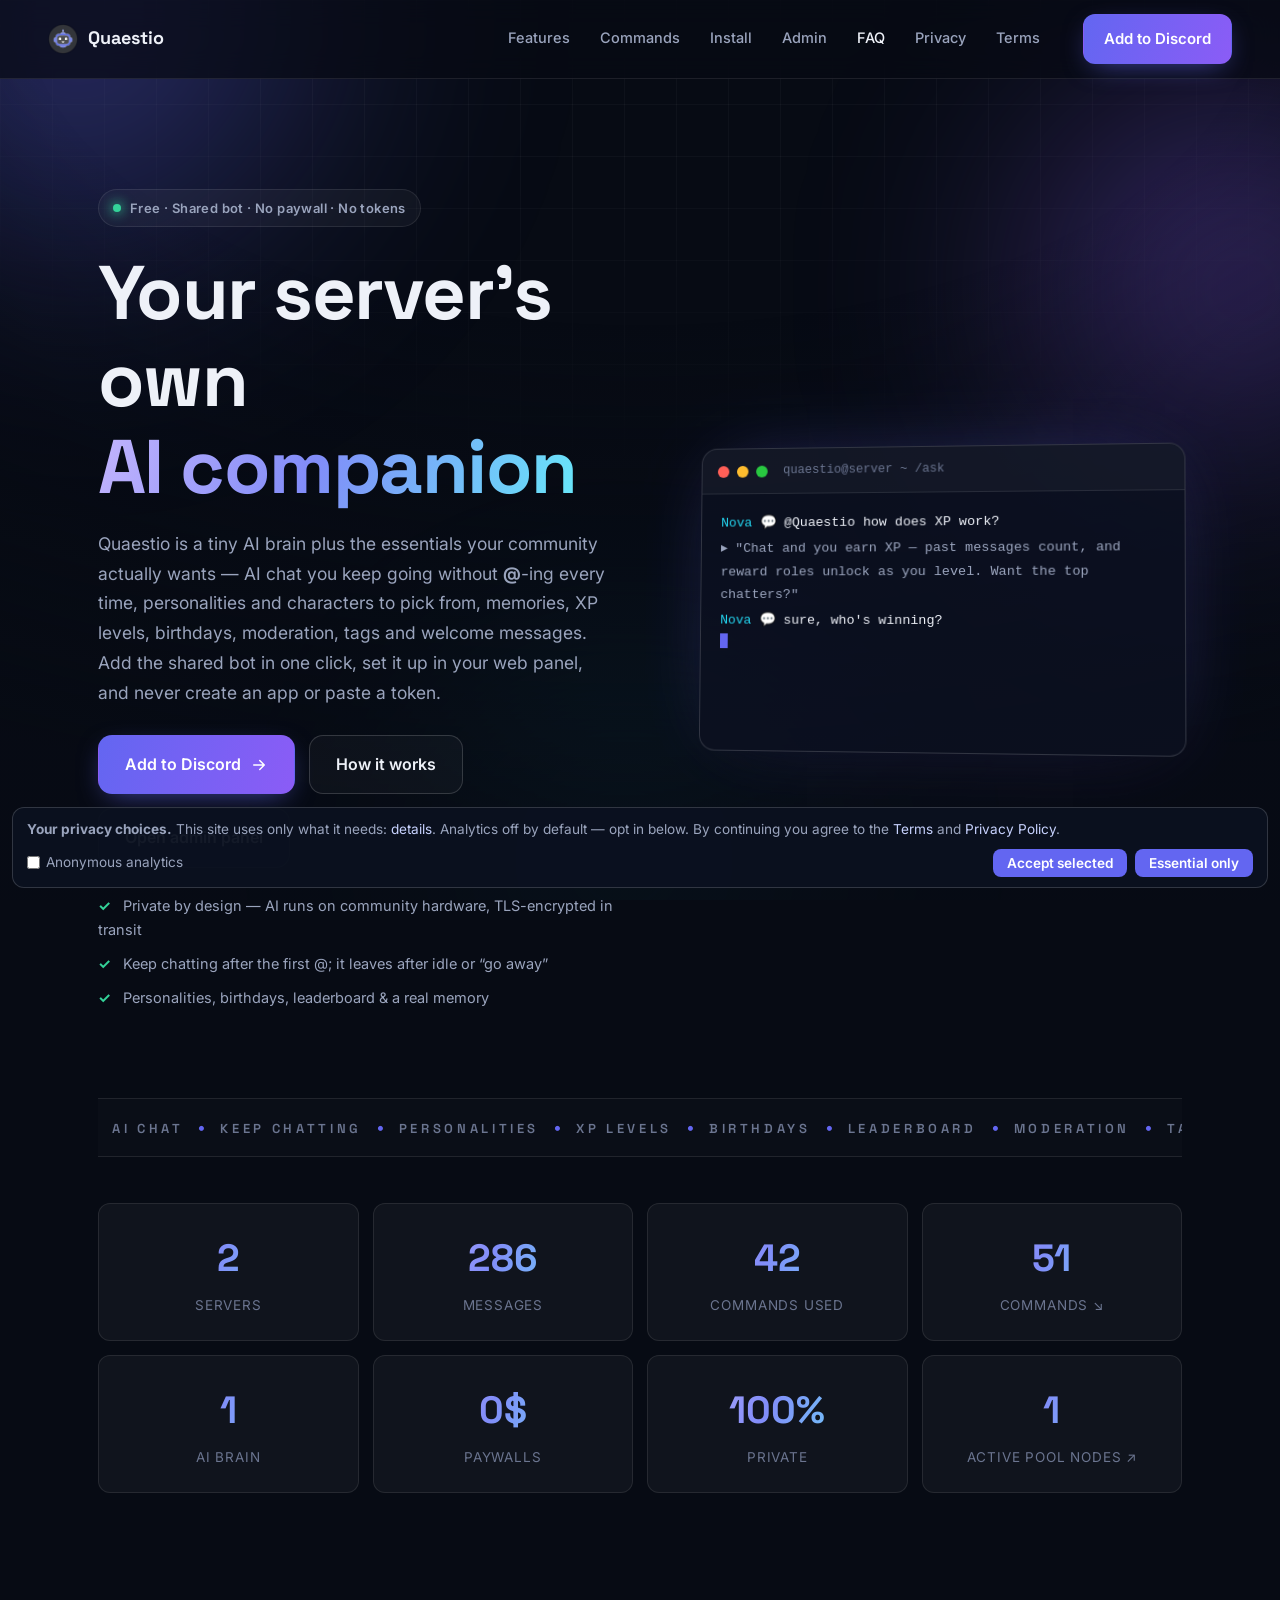
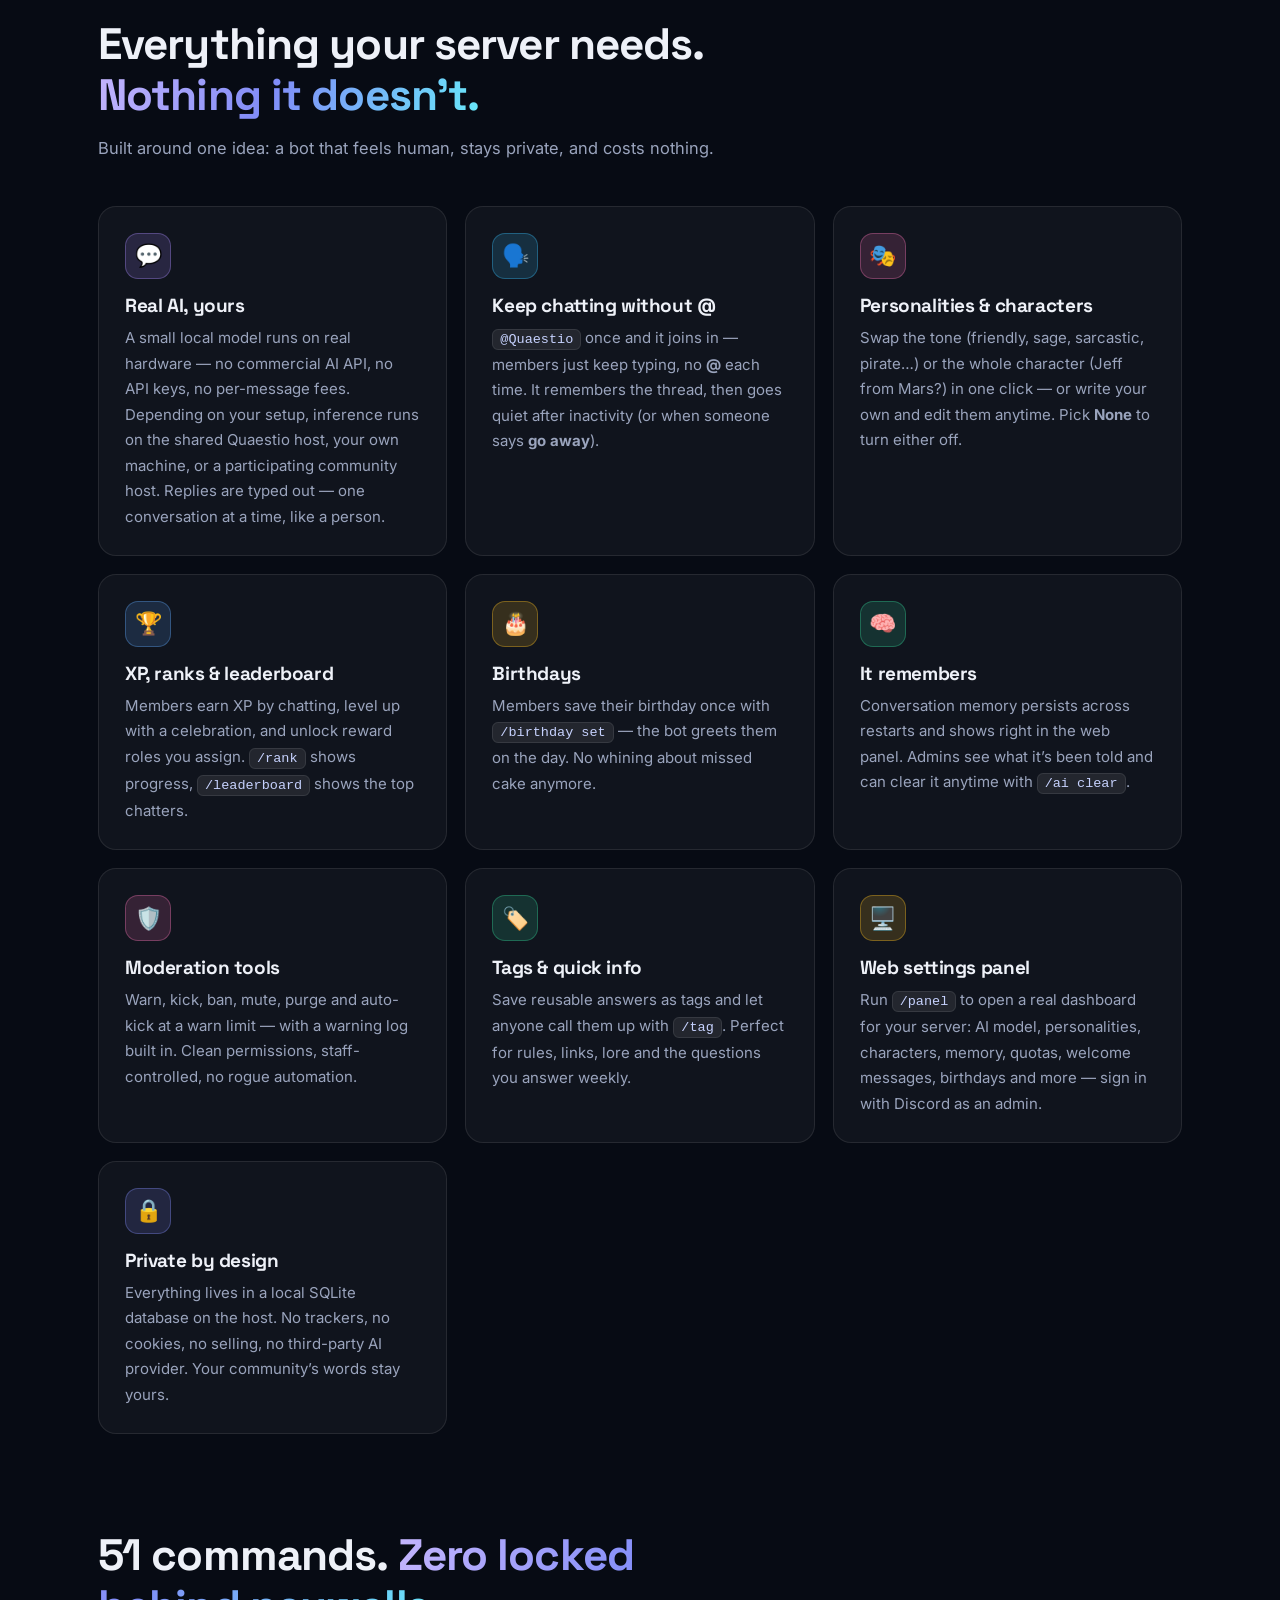
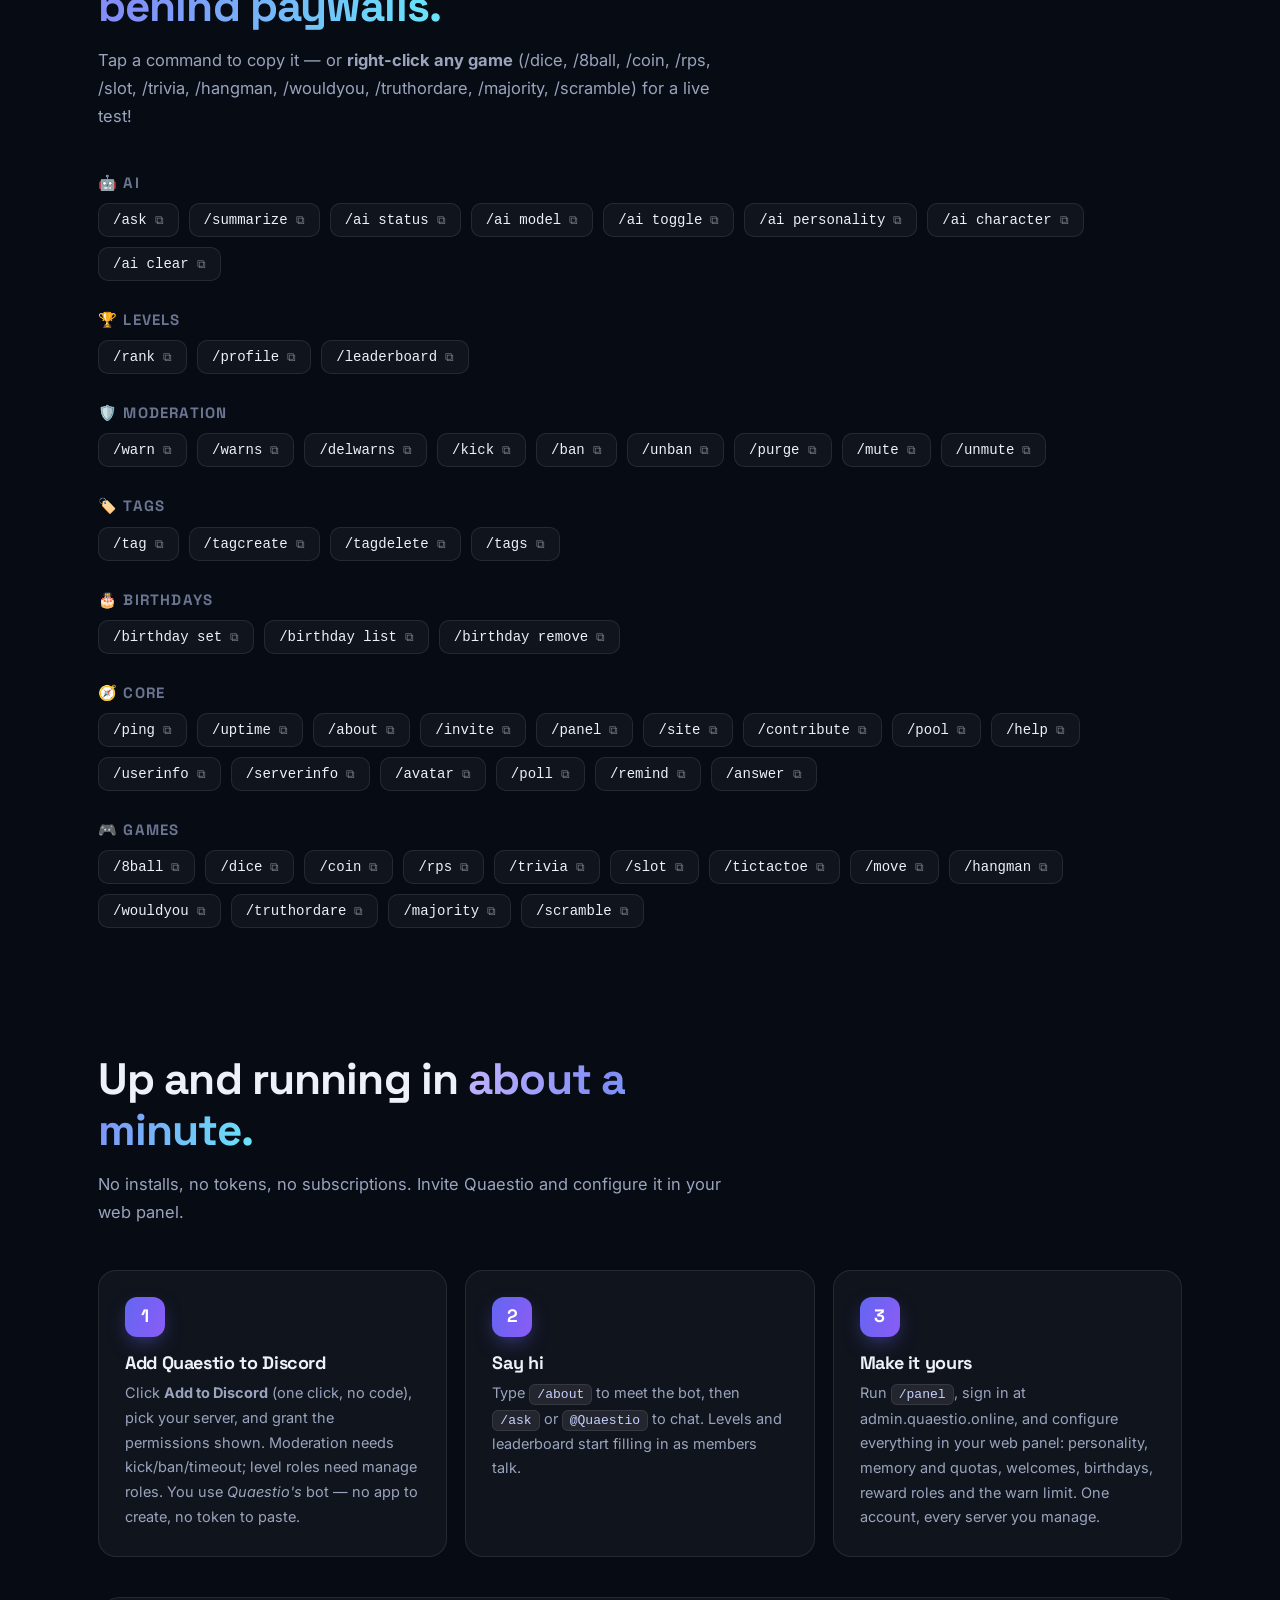
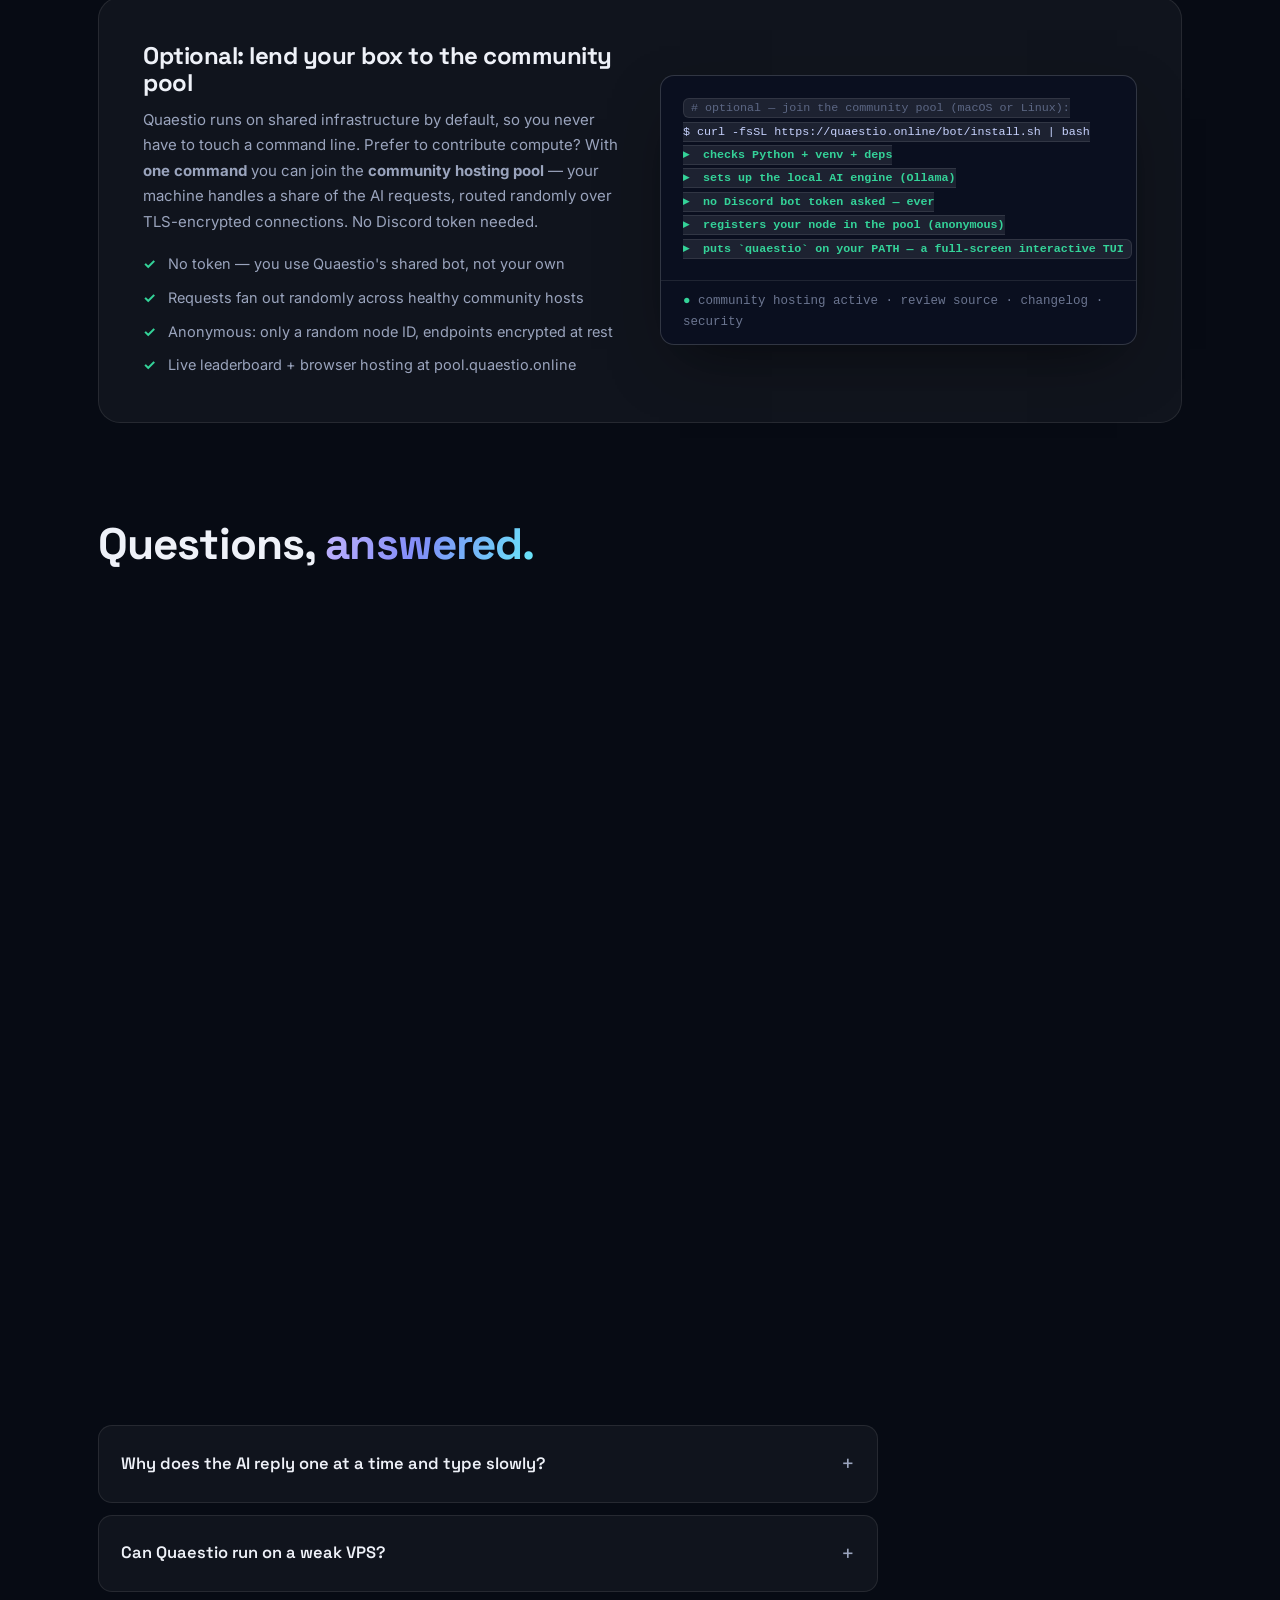
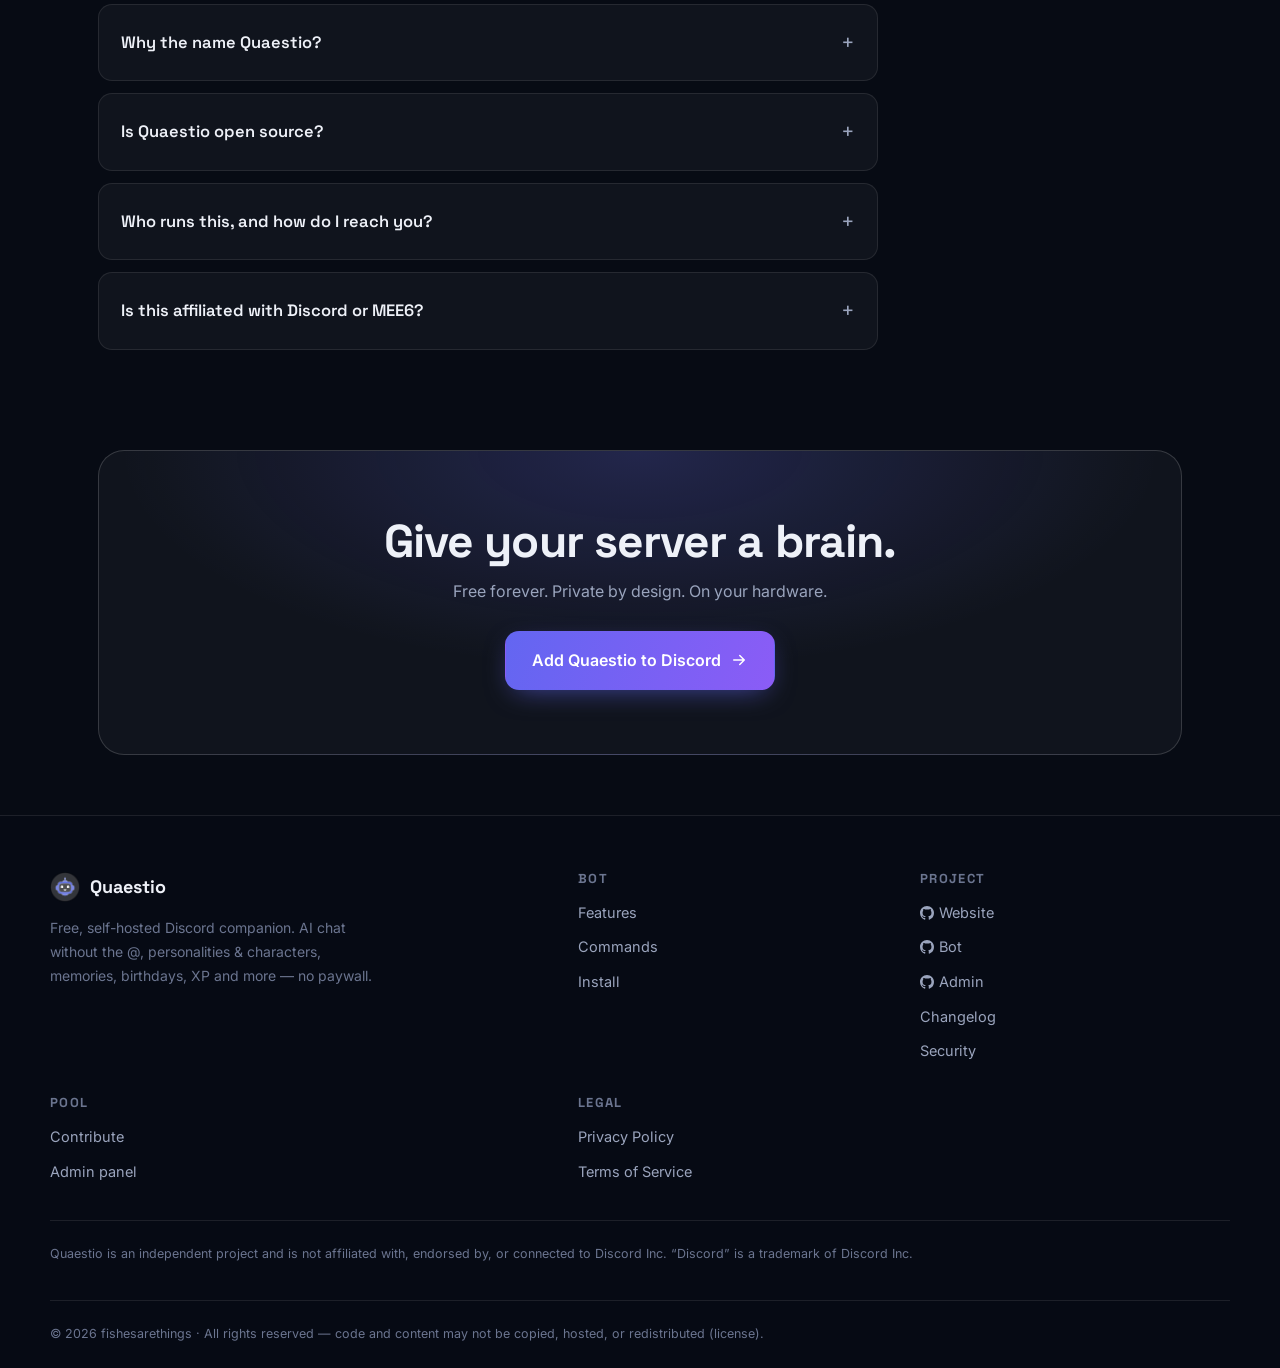
<file: index.html>
<!DOCTYPE html>
<html lang="en">
<head>
<meta charset="utf-8">
<meta name="viewport" content="width=device-width, initial-scale=1">
<meta name="description" content="Quaestio — the free, self-hosted Discord bot with a real on-prem AI brain: keep chatting without @, personalities &amp; characters, bot memory, XP levels, birthdays, leaderboards, moderation, tags and welcomes. No paywall. Ever.">
<meta property="og:title" content="Quaestio — Your server's own AI companion">
<meta property="og:description" content="Free, self-hosted Discord bot. On-prem AI chat that keeps going without @, personalities &amp; characters, XP, birthdays, moderation, tags and more. No subscriptions.">
<meta property="og:type" content="website">
<meta property="og:image" content="https://quaestio.online/assets/logo-512.png">
<meta property="og:url" content="https://quaestio.online/">
<meta name="twitter:card" content="summary_large_image">
<meta name="twitter:title" content="Quaestio — Your server's own AI companion">
<meta name="twitter:description" content="Free Discord AI companion: chat without @, 51 commands, XP, games, moderation. No paywall.">
<title>Quaestio — Your server's own AI companion</title>
<link rel="canonical" href="https://quaestio.online/">
<link rel="alternate" type="text/markdown" title="AI brief" href="https://quaestio.online/llms.txt">
<link rel="service-desc" type="application/json" title="API catalog" href="https://quaestio.online/api-catalog.json">
<link rel="help" title="Agent auth guide" href="https://quaestio.online/auth.md">
<script type="application/ld+json">
{"@context":"https://schema.org","@type":"SoftwareApplication","name":"Quaestio","operatingSystem":"Discord","applicationCategory":"CommunicationApplication","offers":{"@type":"Offer","price":"0","priceCurrency":"USD"},"description":"Free self-hosted Discord AI companion: keep-chatting AI, 6 personalities, characters, XP levels, birthdays, moderation, tags, games. 51 commands, no paywall.","url":"https://quaestio.online/","author":{"@type":"Organization","name":"Quaestio","url":"https://quaestio.online/"}}
</script>
<script type="application/ld+json">
{"@context":"https://schema.org","@type":"FAQPage","mainEntity":[
{"@type":"Question","name":"Is it really free?","acceptedAnswer":{"@type":"Answer","text":"Yes. All 51 commands have no paywall; Quaestio runs on community hardware."}},
{"@type":"Question","name":"Do I need a Discord bot token?","acceptedAnswer":{"@type":"Answer","text":"No. You invite the shared bot; contributors lend compute with no token."}},
{"@type":"Question","name":"Why the name Quaestio?","acceptedAnswer":{"@type":"Answer","text":"Latin for question (KWY-sti-oh)."}},
{"@type":"Question","name":"Is Quaestio open source?","acceptedAnswer":{"@type":"Answer","text":"View-only source on GitHub under a proprietary license."}}
]}
</script>
<link rel="icon" href="assets/logo-512.png">
<link rel="preconnect" href="https://fonts.googleapis.com">
<link rel="preconnect" href="https://fonts.gstatic.com" crossorigin>
<link href="https://fonts.googleapis.com/css2?family=Space+Grotesk:wght@500;600;700&family=Inter:wght@400;500;600;700&display=swap" rel="stylesheet">
<link rel="stylesheet" href="style.css?v=2">
</head>
<body>

<div class="bg" aria-hidden="true">
  <div class="blob blob-a"></div>
  <div class="blob blob-b"></div>
  <div class="blob blob-c"></div>
  <div class="grid-overlay"></div>
  <div class="vignette"></div>
</div>

<header class="nav">
  <a class="brand" href="#top">
    <img src="assets/logo-512.png" alt="Quaestio">
    <span>Quaestio</span>
  </a>
  <nav class="links">
    <a href="#features">Features</a>
    <a href="#commands">Commands</a>
    <a href="#install">Install</a>
    <a href="https://admin.quaestio.online">Admin</a>
    <a href="#faq">FAQ</a>
    <a href="privacy.html">Privacy</a>
    <a href="terms.html">Terms</a>
  </nav>
  <a class="btn btn-primary btn-invite" href="https://discord.com/oauth2/authorize?client_id=1537428372802506802&permissions=1101994781766&scope=bot">Add to Discord</a>
</header>

<main id="top">

  <section class="hero">
    <div class="hero-copy">
      <div class="badge"><span class="dot"></span> Free &middot; Shared bot &middot; No paywall &middot; No tokens</div>
      <h1>Your server&rsquo;s own<br><span class="grad">AI companion</span></h1>
      <p class="lead">Quaestio is a tiny AI brain plus the essentials your community actually wants — AI chat you keep going without <b>@</b>-ing every time, personalities and characters to pick from, memories, XP levels, birthdays, moderation, tags and welcome messages. Add the shared bot in one click, set it up in your web panel, and never create an app or paste a token.</p>
      <div class="cta">
        <a class="btn btn-primary btn-lg" href="https://discord.com/oauth2/authorize?client_id=1537428372802506802&permissions=1101994781766&scope=bot">
          Add to Discord
          <svg viewBox="0 0 24 24" fill="none" stroke="currentColor" stroke-width="2" stroke-linecap="round" stroke-linejoin="round"><path d="M5 12h14M13 6l6 6-6 6"/></svg>
        </a>
        <a class="btn btn-ghost btn-lg" href="#install">How it works</a>
        <a class="btn btn-ghost btn-lg" href="https://admin.quaestio.online">Open admin panel</a>
      </div>
      <ul class="hero-check">
        <li><span class="ok">✓</span> Private by design — AI runs on community hardware, TLS-encrypted in transit</li>
        <li><span class="ok">✓</span> Keep chatting after the first @; it leaves after idle or &ldquo;go away&rdquo;</li>
        <li><span class="ok">✓</span> Personalities, birthdays, leaderboard &amp; a real memory</li>
      </ul>
    </div>

    <div class="terminal" id="terminal" role="img" aria-label="Animated preview of Quaestio commands">
      <div class="terminal-bar">
        <span class="tl red"></span><span class="tl yellow"></span><span class="tl green"></span>
        <span class="terminal-title">quaestio@server ~ /ask</span>
      </div>
      <div class="terminal-body" id="terminalBody"></div>
    </div>
  </section>

  <div class="ticker" aria-hidden="true">
    <div class="ticker-track">
      <span>AI CHAT</span><i>•</i><span>KEEP CHATTING</span><i>•</i><span>PERSONALITIES</span><i>•</i><span>XP LEVELS</span><i>•</i><span>BIRTHDAYS</span><i>•</i><span>LEADERBOARD</span><i>•</i><span>MODERATION</span><i>•</i><span>TAGS</span><i>•</i><span>WELCOMES</span><i>•</i><span>PRIVATE</span><i>•</i><span>FREE</span><i>•</i>
      <span>AI CHAT</span><i>•</i><span>KEEP CHATTING</span><i>•</i><span>PERSONALITIES</span><i>•</i><span>XP LEVELS</span><i>•</i><span>BIRTHDAYS</span><i>•</i><span>LEADERBOARD</span><i>•</i><span>MODERATION</span><i>•</i><span>TAGS</span><i>•</i><span>WELCOMES</span><i>•</i><span>PRIVATE</span><i>•</i><span>FREE</span><i>•</i>
    </div>
  </div>

  <section class="stats reveal">
    <div class="stat"><span class="stat-num" data-count="2" id="stat-servers">2</span><span class="stat-label">Servers</span></div>
    <div class="stat"><span class="stat-num" data-count="286" id="stat-messages">286</span><span class="stat-label">Messages</span></div>
    <div class="stat"><span class="stat-num" data-count="42" id="stat-cmds">42</span><span class="stat-label">Commands used</span></div>
    <div class="stat stat-link" data-href="#commands" title="Browse all commands"><span class="stat-num" data-count="51">51</span><span class="stat-label">Commands ↘</span></div>
    <div class="stat"><span class="stat-num" data-count="1">1</span><span class="stat-label">AI brain</span></div>
    <div class="stat"><span class="stat-num" data-count="0" data-suffix="$">0$</span><span class="stat-label">Paywalls</span></div>
    <div class="stat"><span class="stat-num" data-count="100" data-suffix="%">100%</span><span class="stat-label">Private</span></div>
    <div class="stat stat-link" data-href="https://pool.quaestio.online" title="See live pool nodes"><span class="stat-num" data-count="1" id="stat-nodes">1</span><span class="stat-label">Active pool nodes ↗</span></div>
  </section>

  <section class="section" id="features">
    <div class="section-head reveal">
      <h2>Everything your server needs.<br><span class="grad">Nothing it doesn&rsquo;t.</span></h2>
      <p>Built around one idea: a bot that feels human, stays private, and costs nothing.</p>
    </div>
    <div class="card-grid">
      <div class="card reveal">
        <div class="card-icon" style="--c:#a78bfa">💬</div>
        <h3>Real AI, yours</h3>
        <p>A small local model runs on real hardware — no commercial AI API, no API keys, no per-message fees. Depending on your setup, inference runs on the shared Quaestio host, your own machine, or a participating community host. Replies are typed out — one conversation at a time, like a person.</p>
      </div>
      <div class="card reveal">
        <div class="card-icon" style="--c:#38bdf8">🗣️</div>
        <h3>Keep chatting without @</h3>
        <p><code>@Quaestio</code> once and it joins in — members just keep typing, no <b>@</b> each time. It remembers the thread, then goes quiet after inactivity (or when someone says <b>go away</b>).</p>
      </div>
      <div class="card reveal">
        <div class="card-icon" style="--c:#f472b6">🎭</div>
        <h3>Personalities &amp; characters</h3>
        <p>Swap the tone (friendly, sage, sarcastic, pirate…) or the whole character (Jeff from Mars?) in one click — or write your own and edit them anytime. Pick <b>None</b> to turn either off.</p>
      </div>
      <div class="card reveal">
        <div class="card-icon" style="--c:#60a5fa">🏆</div>
        <h3>XP, ranks &amp; leaderboard</h3>
        <p>Members earn XP by chatting, level up with a celebration, and unlock reward roles you assign. <code>/rank</code> shows progress, <code>/leaderboard</code> shows the top chatters.</p>
      </div>
      <div class="card reveal">
        <div class="card-icon" style="--c:#fbbf24">🎂</div>
        <h3>Birthdays</h3>
        <p>Members save their birthday once with <code>/birthday set</code> — the bot greets them on the day. No whining about missed cake anymore.</p>
      </div>
      <div class="card reveal">
        <div class="card-icon" style="--c:#34d399">🧠</div>
        <h3>It remembers</h3>
        <p>Conversation memory persists across restarts and shows right in the web panel. Admins see what it&rsquo;s been told and can clear it anytime with <code>/ai clear</code>.</p>
      </div>
      <div class="card reveal">
        <div class="card-icon" style="--c:#f472b6">🛡️</div>
        <h3>Moderation tools</h3>
        <p>Warn, kick, ban, mute, purge and auto-kick at a warn limit — with a warning log built in. Clean permissions, staff-controlled, no rogue automation.</p>
      </div>
      <div class="card reveal">
        <div class="card-icon" style="--c:#34d399">🏷️</div>
        <h3>Tags &amp; quick info</h3>
        <p>Save reusable answers as tags and let anyone call them up with <code>/tag</code>. Perfect for rules, links, lore and the questions you answer weekly.</p>
      </div>
      <div class="card reveal">
        <div class="card-icon" style="--c:#fbbf24">🖥️</div>
        <h3>Web settings panel</h3>
        <p>Run <code>/panel</code> to open a <a href="https://admin.quaestio.online">real dashboard</a> for your server: AI model, personalities, characters, memory, quotas, welcome messages, birthdays and more — sign in with Discord as an admin.</p>
      </div>
      <div class="card reveal">
        <div class="card-icon" style="--c:#818cf8">🔒</div>
        <h3>Private by design</h3>
        <p>Everything lives in a local SQLite database on the host. No trackers, no cookies, no selling, no third-party AI provider. Your community&rsquo;s words stay yours.</p>
      </div>
    </div>
  </section>

  <section class="section" id="commands">
    <div class="section-head reveal">
      <h2>51 commands. <span class="grad">Zero locked behind paywalls.</span></h2>
      <p class="muted" id="cmd-hint">Tap a command to copy it — or <b>right-click any game</b> (/dice, /8ball, /coin, /rps, /slot, /trivia, /hangman, /wouldyou, /truthordare, /majority, /scramble) for a live test!</p>
    </div>

    <div class="cmd-group reveal">
      <h4>🤖 AI</h4>
      <div class="cmd-chips">
        <button class="cmd" data-cmd="/ask">/ask</button>
        <button class="cmd" data-cmd="/summarize">/summarize</button>
        <button class="cmd" data-cmd="/ai status">/ai status</button>
        <button class="cmd" data-cmd="/ai model">/ai model</button>
        <button class="cmd" data-cmd="/ai toggle">/ai toggle</button>
        <button class="cmd" data-cmd="/ai personality">/ai personality</button>
        <button class="cmd" data-cmd="/ai character">/ai character</button>
        <button class="cmd" data-cmd="/ai clear">/ai clear</button>
      </div>
    </div>
    <div class="cmd-group reveal">
      <h4>🏆 Levels</h4>
      <div class="cmd-chips">
        <button class="cmd" data-cmd="/rank">/rank</button>
        <button class="cmd" data-cmd="/profile">/profile</button>
        <button class="cmd" data-cmd="/leaderboard">/leaderboard</button>
      </div>
    </div>
    <div class="cmd-group reveal">
      <h4>🛡️ Moderation</h4>
      <div class="cmd-chips">
        <button class="cmd" data-cmd="/warn">/warn</button>
        <button class="cmd" data-cmd="/warns">/warns</button>
        <button class="cmd" data-cmd="/delwarns">/delwarns</button>
        <button class="cmd" data-cmd="/kick">/kick</button>
        <button class="cmd" data-cmd="/ban">/ban</button>
        <button class="cmd" data-cmd="/unban">/unban</button>
        <button class="cmd" data-cmd="/purge">/purge</button>
        <button class="cmd" data-cmd="/mute">/mute</button>
        <button class="cmd" data-cmd="/unmute">/unmute</button>
      </div>
    </div>
    <div class="cmd-group reveal">
      <h4>🏷️ Tags</h4>
      <div class="cmd-chips">
        <button class="cmd" data-cmd="/tag">/tag</button>
        <button class="cmd" data-cmd="/tagcreate">/tagcreate</button>
        <button class="cmd" data-cmd="/tagdelete">/tagdelete</button>
        <button class="cmd" data-cmd="/tags">/tags</button>
      </div>
    </div>
    <div class="cmd-group reveal">
      <h4>🎂 Birthdays</h4>
      <div class="cmd-chips">
        <button class="cmd" data-cmd="/birthday set">/birthday set</button>
        <button class="cmd" data-cmd="/birthday list">/birthday list</button>
        <button class="cmd" data-cmd="/birthday remove">/birthday remove</button>
      </div>
    </div>
    <div class="cmd-group reveal">
      <h4>🧭 Core</h4>
      <div class="cmd-chips">
        <button class="cmd" data-cmd="/ping">/ping</button>
        <button class="cmd" data-cmd="/uptime">/uptime</button>
        <button class="cmd" data-cmd="/about">/about</button>
        <button class="cmd" data-cmd="/invite">/invite</button>
        <button class="cmd" data-cmd="/panel">/panel</button>
        <button class="cmd" data-cmd="/site">/site</button>
        <button class="cmd" data-cmd="/contribute">/contribute</button>
        <button class="cmd" data-cmd="/pool">/pool</button>
        <button class="cmd" data-cmd="/help">/help</button>
        <button class="cmd" data-cmd="/userinfo">/userinfo</button>
        <button class="cmd" data-cmd="/serverinfo">/serverinfo</button>
        <button class="cmd" data-cmd="/avatar">/avatar</button>
        <button class="cmd" data-cmd="/poll">/poll</button>
        <button class="cmd" data-cmd="/remind">/remind</button>
        <button class="cmd" data-cmd="/answer">/answer</button>
      </div>
    </div>
    <div class="cmd-group reveal">
      <h4>🎮 Games</h4>
      <div class="cmd-chips">
        <button class="cmd" data-cmd="/8ball">/8ball</button>
        <button class="cmd" data-cmd="/dice">/dice</button>
        <button class="cmd" data-cmd="/coin">/coin</button>
        <button class="cmd" data-cmd="/rps">/rps</button>
        <button class="cmd" data-cmd="/trivia">/trivia</button>
        <button class="cmd" data-cmd="/slot">/slot</button>
        <button class="cmd" data-cmd="/tictactoe">/tictactoe</button>
        <button class="cmd" data-cmd="/move">/move</button>
        <button class="cmd" data-cmd="/hangman">/hangman</button>
        <button class="cmd" data-cmd="/wouldyou">/wouldyou</button>
        <button class="cmd" data-cmd="/truthordare">/truthordare</button>
        <button class="cmd" data-cmd="/majority">/majority</button>
        <button class="cmd" data-cmd="/scramble">/scramble</button>
      </div>
    </div>
  </section>

  <section class="section" id="install">
    <div class="section-head reveal">
      <h2>Up and running in <span class="grad">about a minute.</span></h2>
      <p>No installs, no tokens, no subscriptions. Invite Quaestio and configure it in your web panel.</p>
    </div>
    <div class="steps">
      <div class="step reveal">
        <div class="step-num">1</div>
        <h3>Add Quaestio to Discord</h3>
        <p>Click <strong>Add to Discord</strong> (one click, no code), pick your server, and grant the permissions shown. Moderation needs kick/ban/timeout; level roles need manage roles. You use <em>Quaestio's</em> bot — no app to create, no token to paste.</p>
      </div>
      <div class="step reveal">
        <div class="step-num">2</div>
        <h3>Say hi</h3>
        <p>Type <code>/about</code> to meet the bot, then <code>/ask</code> or <code>@Quaestio</code> to chat. Levels and leaderboard start filling in as members talk.</p>
      </div>
      <div class="step reveal">
        <div class="step-num">3</div>
        <h3>Make it yours</h3>
        <p>Run <code>/panel</code>, sign in at <a href="https://admin.quaestio.online">admin.quaestio.online</a>, and configure everything in your web panel: personality, memory and quotas, welcomes, birthdays, reward roles and the warn limit. One account, every server you manage.</p>
      </div>
    </div>

    <div class="selfhost reveal">
      <div class="selfhost-copy">
        <h3>Optional: lend your box to the community pool</h3>
        <p>Quaestio runs on shared infrastructure by default, so you never have to touch a command line. Prefer to contribute compute? With <strong>one command</strong> you can join the <strong>community hosting pool</strong> — your machine handles a share of the AI requests, routed randomly over TLS-encrypted connections. No Discord token needed.</p>
        <ul class="hero-check">
          <li><span class="ok">✓</span> No token — you use Quaestio's shared bot, not your own</li>
          <li><span class="ok">✓</span> Requests fan out randomly across healthy community hosts</li>
          <li><span class="ok">✓</span> Anonymous: only a random node ID, endpoints encrypted at rest</li>
          <li><span class="ok">✓</span> Live leaderboard + browser hosting at <a href="https://pool.quaestio.online">pool.quaestio.online</a></li>
        </ul>
      </div>
      <div class="code-block">
<pre><code><span class="c"># optional — join the community pool (macOS or Linux):</span>
$ curl -fsSL https://quaestio.online/bot/install.sh | bash
<span class="ok">▸  checks Python + venv + deps
▸  sets up the local AI engine (Ollama)
▸  no Discord bot token asked — ever
▸  registers your node in the pool (anonymous)
▸  puts `quaestio` on your PATH — a full-screen interactive TUI</span></code></pre>
        <div class="code-bar"><span class="ok">●</span> community hosting active · <a href="https://github.com/fishesarethings/discord-ai-companion-bot-pool/blob/main/install.sh">review source</a> · <a href="https://github.com/fishesarethings/quaestio-website/blob/main/CHANGELOG.md">changelog</a> · <a href="https://quaestio.online/security.html">security</a></div>
      </div>
    </div>
  </section>

  <section class="section" id="faq">
    <div class="section-head reveal">
      <h2>Questions, <span class="grad">answered.</span></h2>
    </div>
    <div class="faq">
      <details class="faq-item reveal" open>
        <summary>Is it really free? What&rsquo;s the catch?</summary>
        <p>Really free. The core — all 51 commands — has no paywall and no premium-gated features. Quaestio runs on the host&rsquo;s own hardware, so there&rsquo;s nothing to meter. Donations are welcome but never required.</p>
      </details>
      <details class="faq-item reveal">
        <summary>Can the AI run on a different computer, like Windows?</summary>
        <p>Yes. Quaestio talks to any Ollama over the network — run Ollama on a spare PC (Windows, Linux or macOS), open its port, and set the endpoint in the admin panel (or <code>OLLAMA_BASE_URL</code> in <code>.env</code>) (admins) or <code>OLLAMA_BASE_URL</code> in <code>.env</code>. The model host can be as weak as you like; the bot handles one chat at a time and shares the brain fairly across servers.</p>
      </details>
      <details class="faq-item reveal">
        <summary>Can I contribute compute from Windows?</summary>
        <p>Yes — you don't host a bot (there's nothing to configure in Discord). You just lend AI compute to the shared bot: open PowerShell and paste <code>powershell -ExecutionPolicy Bypass -Command &quot;irm https://quaestio.online/bot/install.ps1 | iex&quot;</code>, then run <code>quaestio pool-serve</code>. Your box answers pool jobs whenever it's online and idles when it's not. Manage it with <code>quaestio</code> (menu), <code>quaestio pool</code> or <code>quaestio uninstall</code>.</p>
      </details>
      <details class="faq-item reveal">
        <summary>Do we have to @ the bot for every message?</summary>
        <p>No. After the first <code>@</code> (or <code>/ask</code>), turn on <strong>Keep chatting without @</strong> in the web panel and the bot stays in the conversation — members just keep typing. It goes quiet again after a few minutes of silence, or right away if someone says <code>go away</code>.</p>
      </details>
      <details class="faq-item reveal">
        <summary>What are the personalities and characters?</summary>
        <p>Personalities tint how Quaestio talks — Friendly, Wise sage, Sarcastic wit, Pirate, Professional or <b>None</b> — while characters change who it pretends to be, like Jeff from Mars or a Wholesome grandma. Admins pick both in the web panel, or write their own custom ones and edit or delete them anytime.</p>
      </details>
      <details class="faq-item reveal">
        <summary>Is there a web settings panel?</summary>
        <p>Yes. Run <code>/panel</code> (or open <a href="https://admin.quaestio.online">admin.quaestio.online</a>) and sign in with Discord as an admin. From there you control the AI box, model, memory, quotas, personalities, characters, welcome messages, birthdays, level roles and moderation limits — all stored on your server.</p>
      </details>
      <details class="faq-item reveal">
        <summary>Can my server run its own model instead?</summary>
        <p>Yes. Admins pick their own Ollama box in the web panel (endpoint + model) — choose <strong>My own</strong> as the AI source. You can also contribute your box to the shared pool so other servers can use it. Contributions are <strong>anonymous</strong> — endpoints and models are encrypted at rest and only a random node ID is ever shown — so nobody can piece together who contributes. Only server admins can change these settings.</p>
      </details>
      <details class="faq-item reveal">
        <summary>How does the AI work, and where does my data go?</summary>
        <p>The AI is a small model running on the server owner&rsquo;s machine. Your prompts are processed locally and are not sent to third-party AI providers by the bot. Nothing is sold, tracked or shared — see the <a href="privacy.html">Privacy Policy</a>.</p>
      </details>
      <details class="faq-item reveal">
        <summary>Why does the AI reply one at a time and type slowly?</summary>
        <p>By design. A local model is fast but focused, so Quaestio handles one conversation at a time and types replies out like a human would. It keeps responses coherent and the server calm — if it&rsquo;s busy, <code>/ask</code> politely asks you to wait a moment.</p>
      </details>
      <details class="faq-item reveal">
        <summary>Can Quaestio run on a weak VPS?</summary>
        <p>Yes. The bot itself is light. For the AI, a 1&ndash;4 GB model runs fine on a small VPS or a spare PC; if your box can&rsquo;t host a model, you can point Quaestio at a compatible model endpoint elsewhere.</p>
      </details>
      <details class="faq-item reveal">
        <summary>Why the name Quaestio?</summary>
        <p>It's Latin for <em>question</em> (pronounced KWY-sti-oh) — fitting for a bot that answers them. The name is a nod, not a claim: no affiliation with anything else called Quaestio.</p>
      </details>
      <details class="faq-item reveal">
        <summary>Is Quaestio open source?</summary>
        <p>The code is view-only on GitHub (<a href="https://github.com/fishesarethings/quaestio-website">website</a>, <a href="https://github.com/fishesarethings/discord-ai-companion-bot-pool">bot</a>, <a href="https://github.com/fishesarethings/quaestio-admin-panel">admin</a>, <a href="https://github.com/fishesarethings/quaestio-pool-nodes">pool</a>) under a proprietary license — read and learn, but don't copy, host, or redistribute. We keep it inspectable so you can verify what the installer does and how the pool handles data.</p>
      </details>
      <details class="faq-item reveal">
        <summary>Who runs this, and how do I reach you?</summary>
        <p>An independent project by fishesarethings — contact <a href="mailto:info@quaestio.online">info@quaestio.online</a> (best effort). Issues and changelog live on the GitHub repos linked above.</p>
      </details>
      <details class="faq-item reveal">
        <summary>Is this affiliated with Discord or MEE6?</summary>
        <p>No. Quaestio is an independent project, not affiliated with, endorsed by, or connected to Discord Inc. or any other bot. &ldquo;Discord&rdquo; is a trademark of Discord Inc.</p>
      </details>
    </div>
  </section>

  <section class="cta-banner reveal">
    <h2>Give your server a brain.</h2>
    <p>Free forever. Private by design. On your hardware.</p>
    <a class="btn btn-primary btn-lg" href="https://discord.com/oauth2/authorize?client_id=1537428372802506802&permissions=1101994781766&scope=bot">
      Add Quaestio to Discord
      <svg viewBox="0 0 24 24" fill="none" stroke="currentColor" stroke-width="2" stroke-linecap="round" stroke-linejoin="round"><path d="M5 12h14M13 6l6 6-6 6"/></svg>
    </a>
  </section>

</main>

<footer>
  <div class="footer-grid">
    <div>
      <a class="brand" href="#top"><img src="assets/logo-512.png" alt="Quaestio"><span>Quaestio</span></a>
      <p class="footer-note">Free, self-hosted Discord companion. AI chat without the @, personalities &amp; characters, memories, birthdays, XP and more — no paywall.</p>
    </div>
    <div class="footer-col">
      <h5>Bot</h5>
      <a href="#features">Features</a>
      <a href="#commands">Commands</a>
      <a href="#install">Install</a>
    </div>
    <div class="footer-col">
      <h5>Project</h5>
      <a href="https://github.com/fishesarethings/quaestio-website"><svg viewBox="0 0 16 16" width="14" height="14" fill="currentColor" aria-hidden="true" style="vertical-align:-2px;margin-right:5px"><path d="M8 0C3.58 0 0 3.58 0 8c0 3.54 2.29 6.53 5.47 7.59.4.07.55-.17.55-.38 0-.19-.01-.82-.01-1.49-2.01.37-2.53-.49-2.69-.94-.09-.23-.48-.94-.82-1.13-.28-.15-.68-.52-.01-.53.63-.01 1.08.58 1.23.82.72 1.21 1.87.87 2.33.66.07-.52.28-.87.51-1.07-1.78-.2-3.64-.89-3.64-3.95 0-.87.31-1.59.82-2.15-.08-.2-.36-1.02.08-2.12 0 0 .67-.21 2.2.82.64-.18 1.32-.27 2-.27.68 0 1.36.09 2 .27 1.53-1.04 2.2-.82 2.2-.82.44 1.1.16 1.92.08 2.12.51.56.82 1.27.82 2.15 0 3.07-1.87 3.75-3.65 3.95.29.25.54.73.54 1.48 0 1.07-.01 1.93-.01 2.2 0 .21.15.46.55.38A8.013 8.013 0 0 0 16 8c0-4.42-3.58-8-8-8z"/></svg>Website</a>
      <a href="https://github.com/fishesarethings/discord-ai-companion-bot-pool"><svg viewBox="0 0 16 16" width="14" height="14" fill="currentColor" aria-hidden="true" style="vertical-align:-2px;margin-right:5px"><path d="M8 0C3.58 0 0 3.58 0 8c0 3.54 2.29 6.53 5.47 7.59.4.07.55-.17.55-.38 0-.19-.01-.82-.01-1.49-2.01.37-2.53-.49-2.69-.94-.09-.23-.48-.94-.82-1.13-.28-.15-.68-.52-.01-.53.63-.01 1.08.58 1.23.82.72 1.21 1.87.87 2.33.66.07-.52.28-.87.51-1.07-1.78-.2-3.64-.89-3.64-3.95 0-.87.31-1.59.82-2.15-.08-.2-.36-1.02.08-2.12 0 0 .67-.21 2.2.82.64-.18 1.32-.27 2-.27.68 0 1.36.09 2 .27 1.53-1.04 2.2-.82 2.2-.82.44 1.1.16 1.92.08 2.12.51.56.82 1.27.82 2.15 0 3.07-1.87 3.75-3.65 3.95.29.25.54.73.54 1.48 0 1.07-.01 1.93-.01 2.2 0 .21.15.46.55.38A8.013 8.013 0 0 0 16 8c0-4.42-3.58-8-8-8z"/></svg>Bot</a>
      <a href="https://github.com/fishesarethings/quaestio-admin-panel"><svg viewBox="0 0 16 16" width="14" height="14" fill="currentColor" aria-hidden="true" style="vertical-align:-2px;margin-right:5px"><path d="M8 0C3.58 0 0 3.58 0 8c0 3.54 2.29 6.53 5.47 7.59.4.07.55-.17.55-.38 0-.19-.01-.82-.01-1.49-2.01.37-2.53-.49-2.69-.94-.09-.23-.48-.94-.82-1.13-.28-.15-.68-.52-.01-.53.63-.01 1.08.58 1.23.82.72 1.21 1.87.87 2.33.66.07-.52.28-.87.51-1.07-1.78-.2-3.64-.89-3.64-3.95 0-.87.31-1.59.82-2.15-.08-.2-.36-1.02.08-2.12 0 0 .67-.21 2.2.82.64-.18 1.32-.27 2-.27.68 0 1.36.09 2 .27 1.53-1.04 2.2-.82 2.2-.82.44 1.1.16 1.92.08 2.12.51.56.82 1.27.82 2.15 0 3.07-1.87 3.75-3.65 3.95.29.25.54.73.54 1.48 0 1.07-.01 1.93-.01 2.2 0 .21.15.46.55.38A8.013 8.013 0 0 0 16 8c0-4.42-3.58-8-8-8z"/></svg>Admin</a>
      <a href="https://github.com/fishesarethings/quaestio-website/blob/main/CHANGELOG.md">Changelog</a>
      <a href="security.html">Security</a>
    </div>
    <div class="footer-col">
      <h5>Pool</h5>
      <a href="https://pool.quaestio.online">Contribute</a>
      <a href="https://admin.quaestio.online">Admin panel</a>
    </div>
    <div class="footer-col">
      <h5>Legal</h5>
      <a href="privacy.html">Privacy Policy</a>
      <a href="terms.html">Terms of Service</a>
    </div>
  </div>
  <p class="footer-disclaimer">Quaestio is an independent project and is not affiliated with, endorsed by, or connected to Discord Inc. &ldquo;Discord&rdquo; is a trademark of Discord Inc.</p>
  <p class="footer-disclaimer">© 2026 fishesarethings · All rights reserved — code and content may not be copied, hosted, or redistributed (<a href="https://github.com/fishesarethings/quaestio-website/blob/main/LICENSE.md">license</a>).</p>
</footer>


<div class="consent hidden" id="consent" role="dialog" aria-modal="false" aria-label="Privacy choices">
  <div class="consent-inner">
    <span><strong>Your privacy choices.</strong> This site uses only what it needs: <a href="privacy.html#cookies">details</a>. Analytics off by default — opt in below. By continuing you agree to the <a href="terms.html">Terms</a> and <a href="privacy.html">Privacy Policy</a>.</span>
    <div class="consent-row">
      <label><input type="checkbox" id="consent-analytics"> Anonymous analytics</label>
      <div class="consent-btns">
        <button id="consent-accept" class="btn btn-sm">Accept selected</button>
        <button id="consent-reject" class="btn btn-sm btn-ghost">Essential only</button>
      </div>
    </div>
  </div>
</div>
<div class="toast" id="toast" role="status" aria-live="polite"></div>

<script src="script.js?v=2"></script>
</body>
</html>
</file>
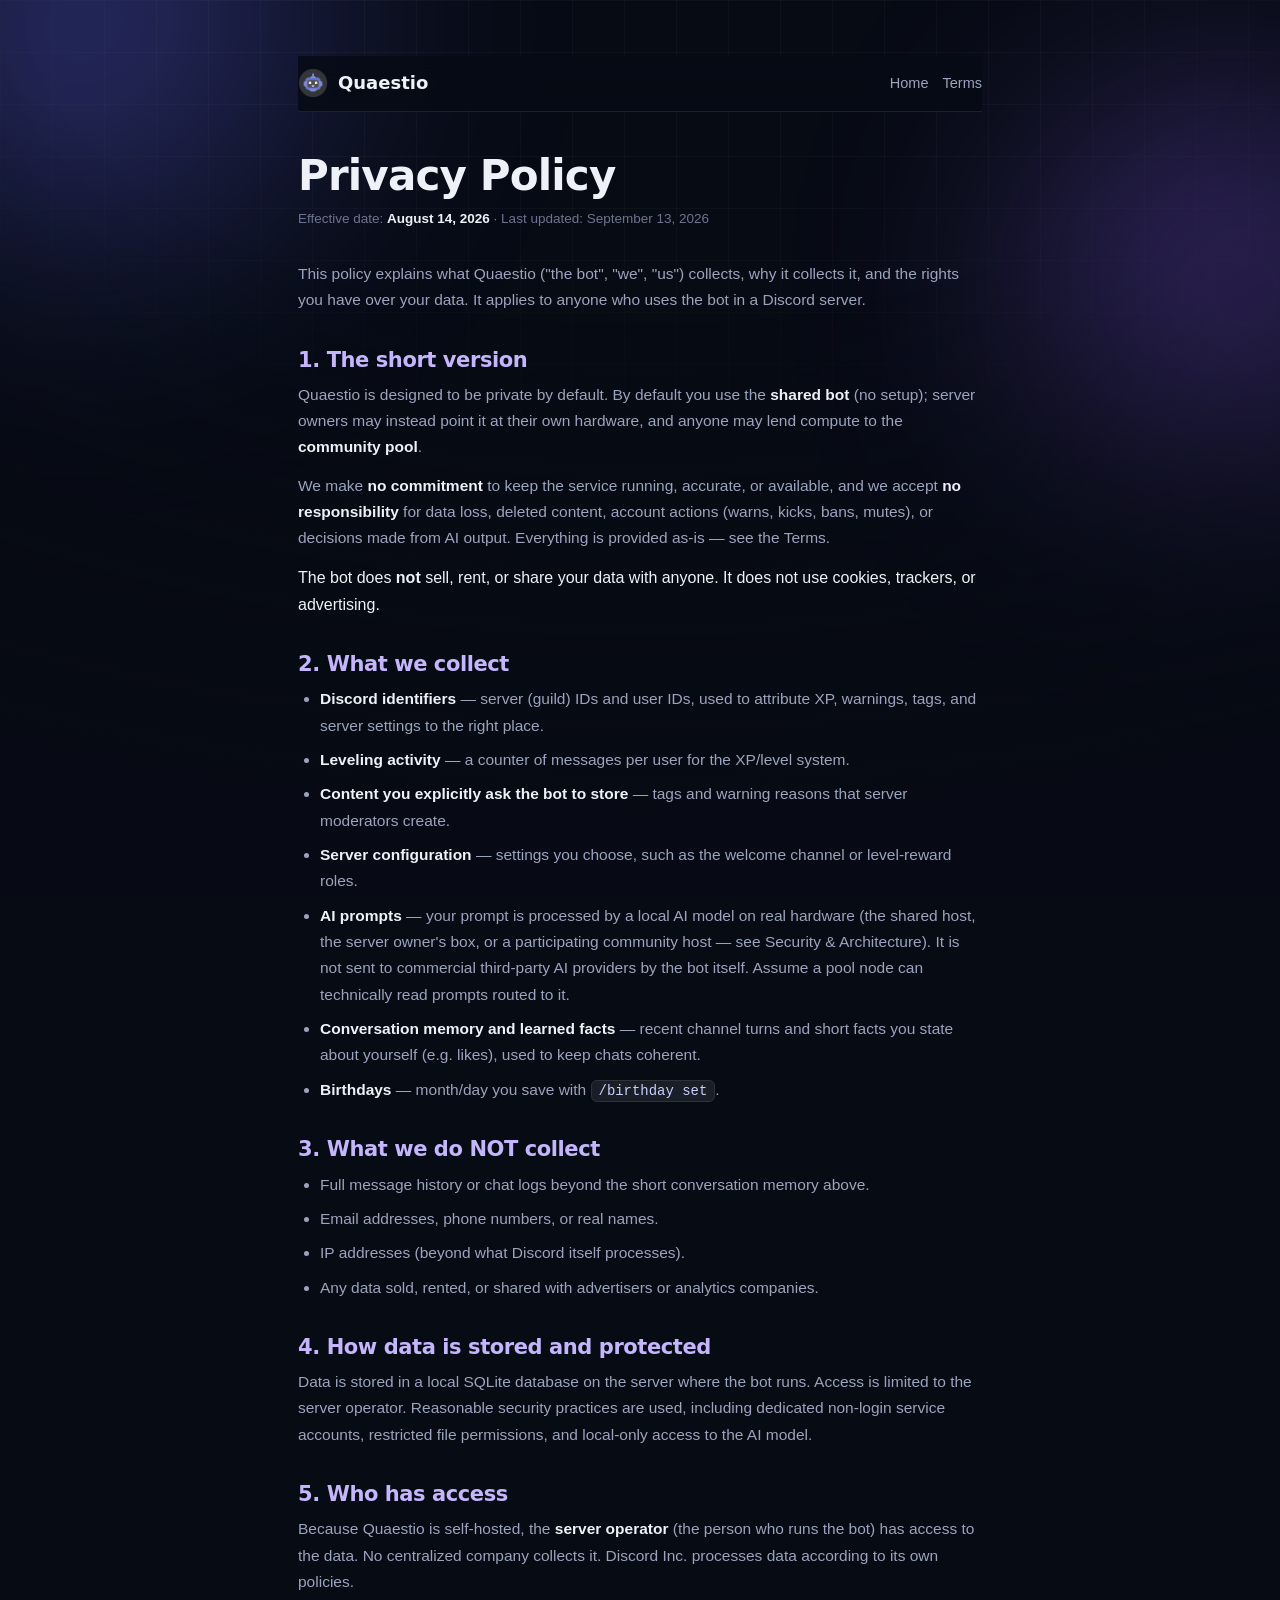
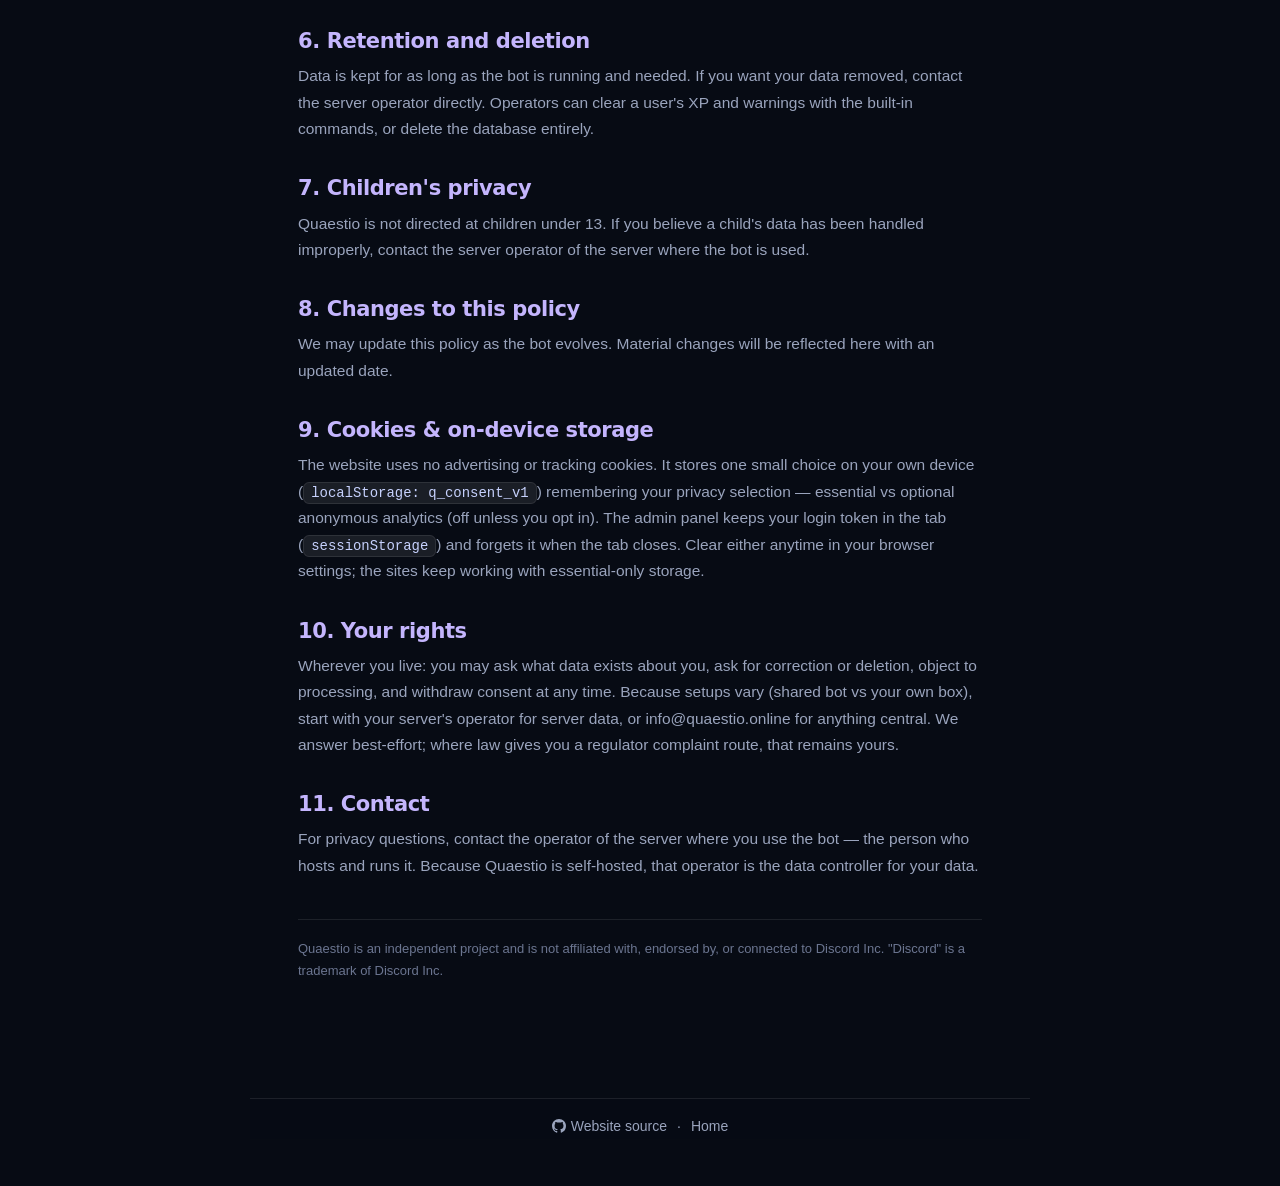
<file: privacy.html>
<!DOCTYPE html>
<html lang="en">
<head>
<meta charset="utf-8">
<meta name="viewport" content="width=device-width, initial-scale=1">
<title>Privacy Policy — Quaestio</title>
<link rel="stylesheet" href="style.css">
<link rel="canonical" href="https://quaestio.online/privacy.html">
<meta property="og:title" content="Quaestio — Privacy Policy">
</head>
<body>
<div class="bg" aria-hidden="true">
  <div class="blob blob-a"></div>
  <div class="blob blob-b"></div>
  <div class="grid-overlay"></div>
  <div class="vignette"></div>
</div>
<div class="doc-wrap">

  <div class="doc-nav">
    <a class="brand" href="index.html"><img src="assets/logo-512.png" alt="Quaestio"><span>Quaestio</span></a>
    <div class="links">
      <a href="index.html">Home</a>
      <a href="terms.html">Terms</a>
    </div>
  </div>

  <section class="doc">
    <h1>Privacy Policy</h1>
    <p class="meta">Effective date: <strong>August 14, 2026</strong> · Last updated: September 13, 2026</p>

    <p>This policy explains what Quaestio ("the bot", "we", "us") collects, why it collects it, and the rights you have over your data. It applies to anyone who uses the bot in a Discord server.</p>

    <h2>1. The short version</h2>
    <p>Quaestio is designed to be private by default. By default you use the <strong>shared bot</strong> (no setup); server owners may instead point it at their own hardware, and anyone may lend compute to the <strong>community pool</strong>.</p>
    <p>We make <strong>no commitment</strong> to keep the service running, accurate, or available, and we accept <strong>no responsibility</strong> for data loss, deleted content, account actions (warns, kicks, bans, mutes), or decisions made from AI output. Everything is provided as-is — see the <a href="terms.html">Terms</a>.</p> The bot does <strong>not</strong> sell, rent, or share your data with anyone. It does not use cookies, trackers, or advertising.</p>

    <h2>2. What we collect</h2>
    <ul>
      <li><strong>Discord identifiers</strong> — server (guild) IDs and user IDs, used to attribute XP, warnings, tags, and server settings to the right place.</li>
      <li><strong>Leveling activity</strong> — a counter of messages per user for the XP/level system.</li>
      <li><strong>Content you explicitly ask the bot to store</strong> — tags and warning reasons that server moderators create.</li>
      <li><strong>Server configuration</strong> — settings you choose, such as the welcome channel or level-reward roles.</li>
      <li><strong>AI prompts</strong> — your prompt is processed by a local AI model on real hardware (the shared host, the server owner's box, or a participating community host — see <a href="security.html">Security &amp; Architecture</a>). It is not sent to commercial third-party AI providers by the bot itself. Assume a pool node can technically read prompts routed to it.</li>
    <li><strong>Conversation memory and learned facts</strong> — recent channel turns and short facts you state about yourself (e.g. likes), used to keep chats coherent.</li>
    <li><strong>Birthdays</strong> — month/day you save with <code>/birthday set</code>.</li>
    </ul>

    <h2>3. What we do NOT collect</h2>
    <ul>
      <li>Full message history or chat logs beyond the short conversation memory above.</li>
      <li>Email addresses, phone numbers, or real names.</li>
      <li>IP addresses (beyond what Discord itself processes).</li>
      <li>Any data sold, rented, or shared with advertisers or analytics companies.</li>
    </ul>

    <h2>4. How data is stored and protected</h2>
    <p>Data is stored in a local SQLite database on the server where the bot runs. Access is limited to the server operator. Reasonable security practices are used, including dedicated non-login service accounts, restricted file permissions, and local-only access to the AI model.</p>

    <h2>5. Who has access</h2>
    <p>Because Quaestio is self-hosted, the <strong>server operator</strong> (the person who runs the bot) has access to the data. No centralized company collects it. Discord Inc. processes data according to its own policies.</p>

    <h2>6. Retention and deletion</h2>
    <p>Data is kept for as long as the bot is running and needed. If you want your data removed, contact the server operator directly. Operators can clear a user's XP and warnings with the built-in commands, or delete the database entirely.</p>

    <h2>7. Children's privacy</h2>
    <p>Quaestio is not directed at children under 13. If you believe a child's data has been handled improperly, contact the server operator of the server where the bot is used.</p>

    <h2>8. Changes to this policy</h2>
    <p>We may update this policy as the bot evolves. Material changes will be reflected here with an updated date.</p>

    <h2 id="cookies">9. Cookies &amp; on-device storage</h2>
    <p>The website uses no advertising or tracking cookies. It stores one small choice on your own device (<code>localStorage: q_consent_v1</code>) remembering your privacy selection — essential vs optional anonymous analytics (off unless you opt in). The admin panel keeps your login token in the tab (<code>sessionStorage</code>) and forgets it when the tab closes. Clear either anytime in your browser settings; the sites keep working with essential-only storage.</p>

    <h2>10. Your rights</h2>
    <p>Wherever you live: you may ask what data exists about you, ask for correction or deletion, object to processing, and withdraw consent at any time. Because setups vary (shared bot vs your own box), start with your server's operator for server data, or <a href="mailto:info@quaestio.online">info@quaestio.online</a> for anything central. We answer best-effort; where law gives you a regulator complaint route, that remains yours.</p>

    <h2>11. Contact</h2>
    <p>For privacy questions, contact the operator of the server where you use the bot — the person who hosts and runs it. Because Quaestio is self-hosted, that operator is the data controller for your data.</p>

    <p class="updated">Quaestio is an independent project and is not affiliated with, endorsed by, or connected to Discord Inc. "Discord" is a trademark of Discord Inc.</p>
  </section>

</div>

<footer class="doc-footer">
  <a href="https://github.com/fishesarethings/quaestio-website"><svg viewBox="0 0 16 16" width="14" height="14" fill="currentColor" aria-hidden="true" style="vertical-align:-2px;margin-right:5px"><path d="M8 0C3.58 0 0 3.58 0 8c0 3.54 2.29 6.53 5.47 7.59.4.07.55-.17.55-.38 0-.19-.01-.82-.01-1.49-2.01.37-2.53-.49-2.69-.94-.09-.23-.48-.94-.82-1.13-.28-.15-.68-.52-.01-.53.63-.01 1.08.58 1.23.82.72 1.21 1.87.87 2.33.66.07-.52.28-.87.51-1.07-1.78-.2-3.64-.89-3.64-3.95 0-.87.31-1.59.82-2.15-.08-.2-.36-1.02.08-2.12 0 0 .67-.21 2.2.82.64-.18 1.32-.27 2-.27.68 0 1.36.09 2 .27 1.53-1.04 2.2-.82 2.2-.82.44 1.1.16 1.92.08 2.12.51.56.82 1.27.82 2.15 0 3.07-1.87 3.75-3.65 3.95.29.25.54.73.54 1.48 0 1.07-.01 1.93-.01 2.2 0 .21.15.46.55.38A8.013 8.013 0 0 0 16 8c0-4.42-3.58-8-8-8z"/></svg>Website source</a>
  <span>·</span>
  <a href="index.html">Home</a>
</footer>
</body>
</html>
</file>
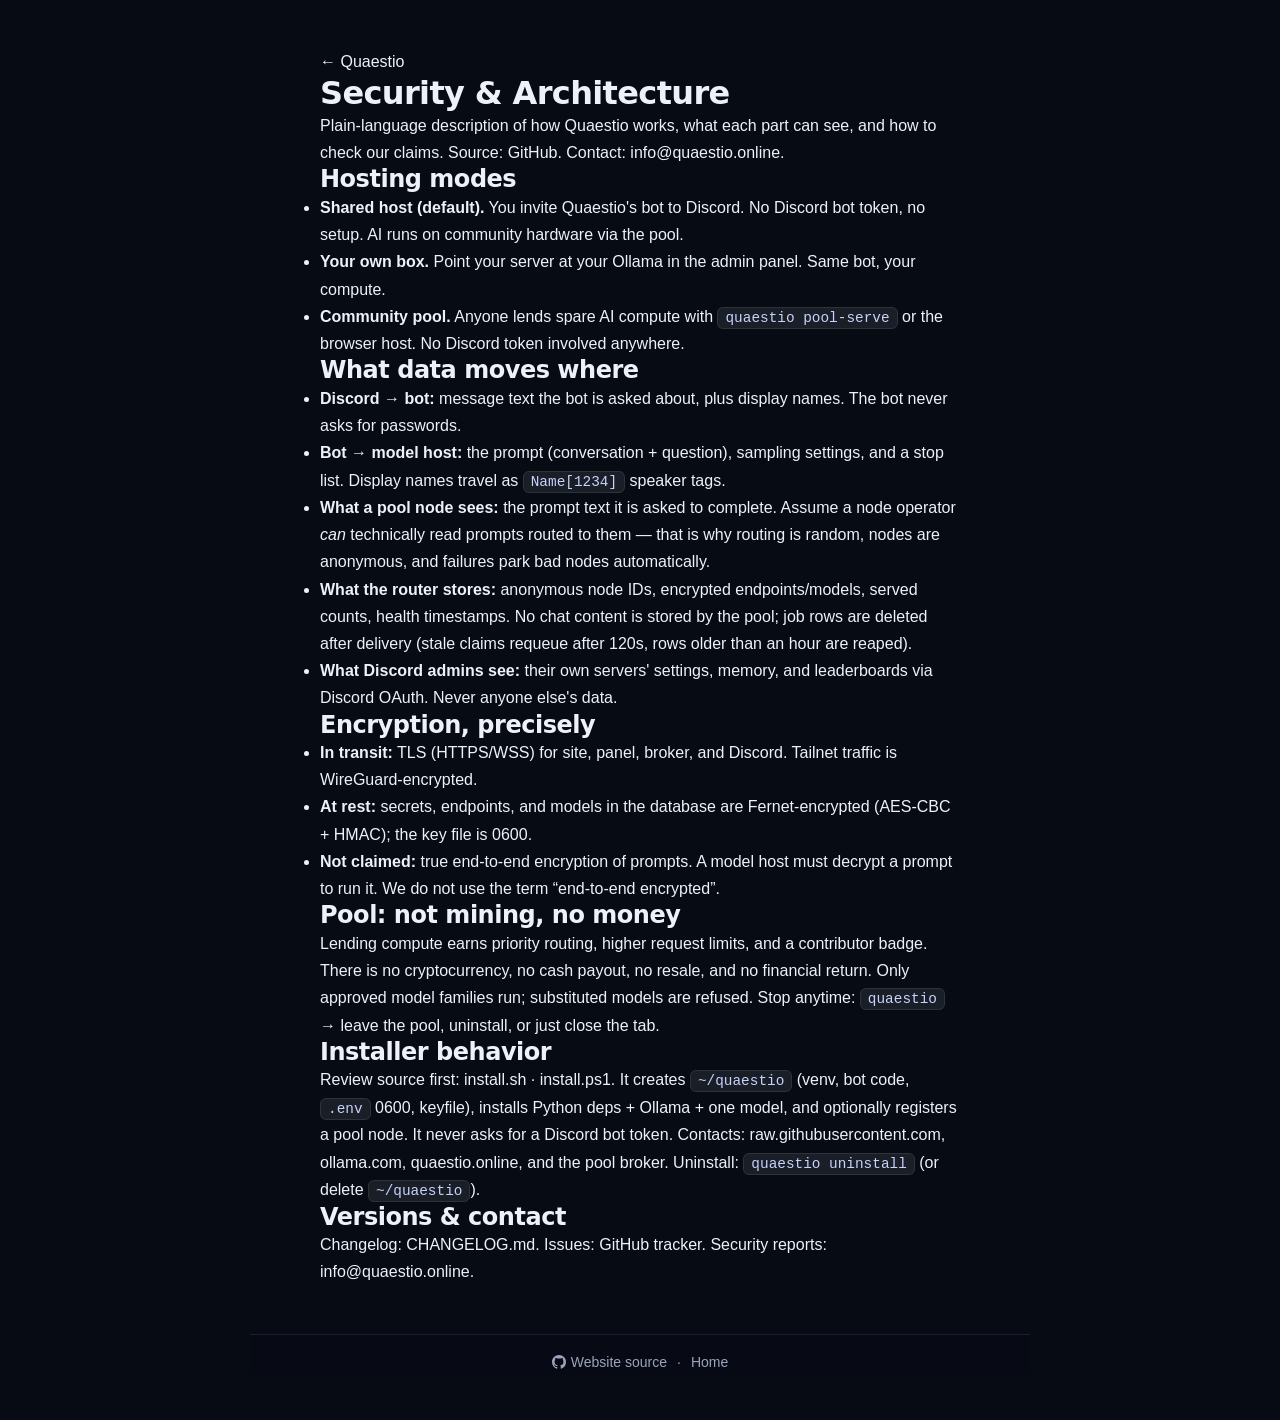
<file: security.html>
<!DOCTYPE html>
<html lang="en">
<head>
<meta charset="utf-8">
<meta name="viewport" content="width=device-width, initial-scale=1">
<title>Quaestio — Security &amp; Architecture</title>
<meta name="description" content="How Quaestio handles your data: hosting modes, what pool nodes can see, encryption, installer behavior, and contact.">
<link rel="canonical" href="https://quaestio.online/security.html">
<link rel="icon" href="assets/logo-512.png">
<link rel="stylesheet" href="style.css?v=2">
</head>
<body>
<main style="max-width:680px;margin:48px auto;padding:0 20px">
<p><a href="/">← Quaestio</a></p>
<h1>Security &amp; Architecture</h1>
<p>Plain-language description of how Quaestio works, what each part can see, and how to check our claims. Source: <a href="https://github.com/fishesarethings/quaestio-website">GitHub</a>. Contact: <a href="mailto:info@quaestio.online">info@quaestio.online</a>.</p>

<h2>Hosting modes</h2>
<ul>
<li><strong>Shared host (default).</strong> You invite Quaestio's bot to Discord. No Discord bot token, no setup. AI runs on community hardware via the pool.</li>
<li><strong>Your own box.</strong> Point your server at your Ollama in the admin panel. Same bot, your compute.</li>
<li><strong>Community pool.</strong> Anyone lends spare AI compute with <code>quaestio pool-serve</code> or the browser host. No Discord token involved anywhere.</li>
</ul>

<h2>What data moves where</h2>
<ul>
<li><strong>Discord → bot:</strong> message text the bot is asked about, plus display names. The bot never asks for passwords.</li>
<li><strong>Bot → model host:</strong> the prompt (conversation + question), sampling settings, and a stop list. Display names travel as <code>Name[1234]</code> speaker tags.</li>
<li><strong>What a pool node sees:</strong> the prompt text it is asked to complete. Assume a node operator <em>can</em> technically read prompts routed to them — that is why routing is random, nodes are anonymous, and failures park bad nodes automatically.</li>
<li><strong>What the router stores:</strong> anonymous node IDs, encrypted endpoints/models, served counts, health timestamps. No chat content is stored by the pool; job rows are deleted after delivery (stale claims requeue after 120s, rows older than an hour are reaped).</li>
<li><strong>What Discord admins see:</strong> their own servers' settings, memory, and leaderboards via Discord OAuth. Never anyone else's data.</li>
</ul>

<h2>Encryption, precisely</h2>
<ul>
<li><strong>In transit:</strong> TLS (HTTPS/WSS) for site, panel, broker, and Discord. Tailnet traffic is WireGuard-encrypted.</li>
<li><strong>At rest:</strong> secrets, endpoints, and models in the database are Fernet-encrypted (AES-CBC + HMAC); the key file is 0600.</li>
<li><strong>Not claimed:</strong> true end-to-end encryption of prompts. A model host must decrypt a prompt to run it. We do not use the term “end-to-end encrypted”.</li>
</ul>

<h2>Pool: not mining, no money</h2>
<p>Lending compute earns priority routing, higher request limits, and a contributor badge. There is no cryptocurrency, no cash payout, no resale, and no financial return. Only approved model families run; substituted models are refused. Stop anytime: <code>quaestio</code> → leave the pool, uninstall, or just close the tab.</p>

<h2>Installer behavior</h2>
<p>Review source first: <a href="https://github.com/fishesarethings/discord-ai-companion-bot-pool/blob/main/install.sh">install.sh</a> · <a href="https://github.com/fishesarethings/discord-ai-companion-bot-pool/blob/main/install.ps1">install.ps1</a>. It creates <code>~/quaestio</code> (venv, bot code, <code>.env</code> 0600, keyfile), installs Python deps + Ollama + one model, and optionally registers a pool node. It never asks for a Discord bot token. Contacts: raw.githubusercontent.com, ollama.com, quaestio.online, and the pool broker. Uninstall: <code>quaestio uninstall</code> (or delete <code>~/quaestio</code>).</p>

<h2>Versions &amp; contact</h2>
<p>Changelog: <a href="https://github.com/fishesarethings/quaestio-website/blob/main/CHANGELOG.md">CHANGELOG.md</a>. Issues: GitHub tracker. Security reports: <a href="mailto:info@quaestio.online">info@quaestio.online</a>.</p>
</main>

<footer class="doc-footer">
  <a href="https://github.com/fishesarethings/quaestio-website"><svg viewBox="0 0 16 16" width="14" height="14" fill="currentColor" aria-hidden="true" style="vertical-align:-2px;margin-right:5px"><path d="M8 0C3.58 0 0 3.58 0 8c0 3.54 2.29 6.53 5.47 7.59.4.07.55-.17.55-.38 0-.19-.01-.82-.01-1.49-2.01.37-2.53-.49-2.69-.94-.09-.23-.48-.94-.82-1.13-.28-.15-.68-.52-.01-.53.63-.01 1.08.58 1.23.82.72 1.21 1.87.87 2.33.66.07-.52.28-.87.51-1.07-1.78-.2-3.64-.89-3.64-3.95 0-.87.31-1.59.82-2.15-.08-.2-.36-1.02.08-2.12 0 0 .67-.21 2.2.82.64-.18 1.32-.27 2-.27.68 0 1.36.09 2 .27 1.53-1.04 2.2-.82 2.2-.82.44 1.1.16 1.92.08 2.12.51.56.82 1.27.82 2.15 0 3.07-1.87 3.75-3.65 3.95.29.25.54.73.54 1.48 0 1.07-.01 1.93-.01 2.2 0 .21.15.46.55.38A8.013 8.013 0 0 0 16 8c0-4.42-3.58-8-8-8z"/></svg>Website source</a>
  <span>·</span>
  <a href="index.html">Home</a>
</footer>
</body>
</html>
</file>
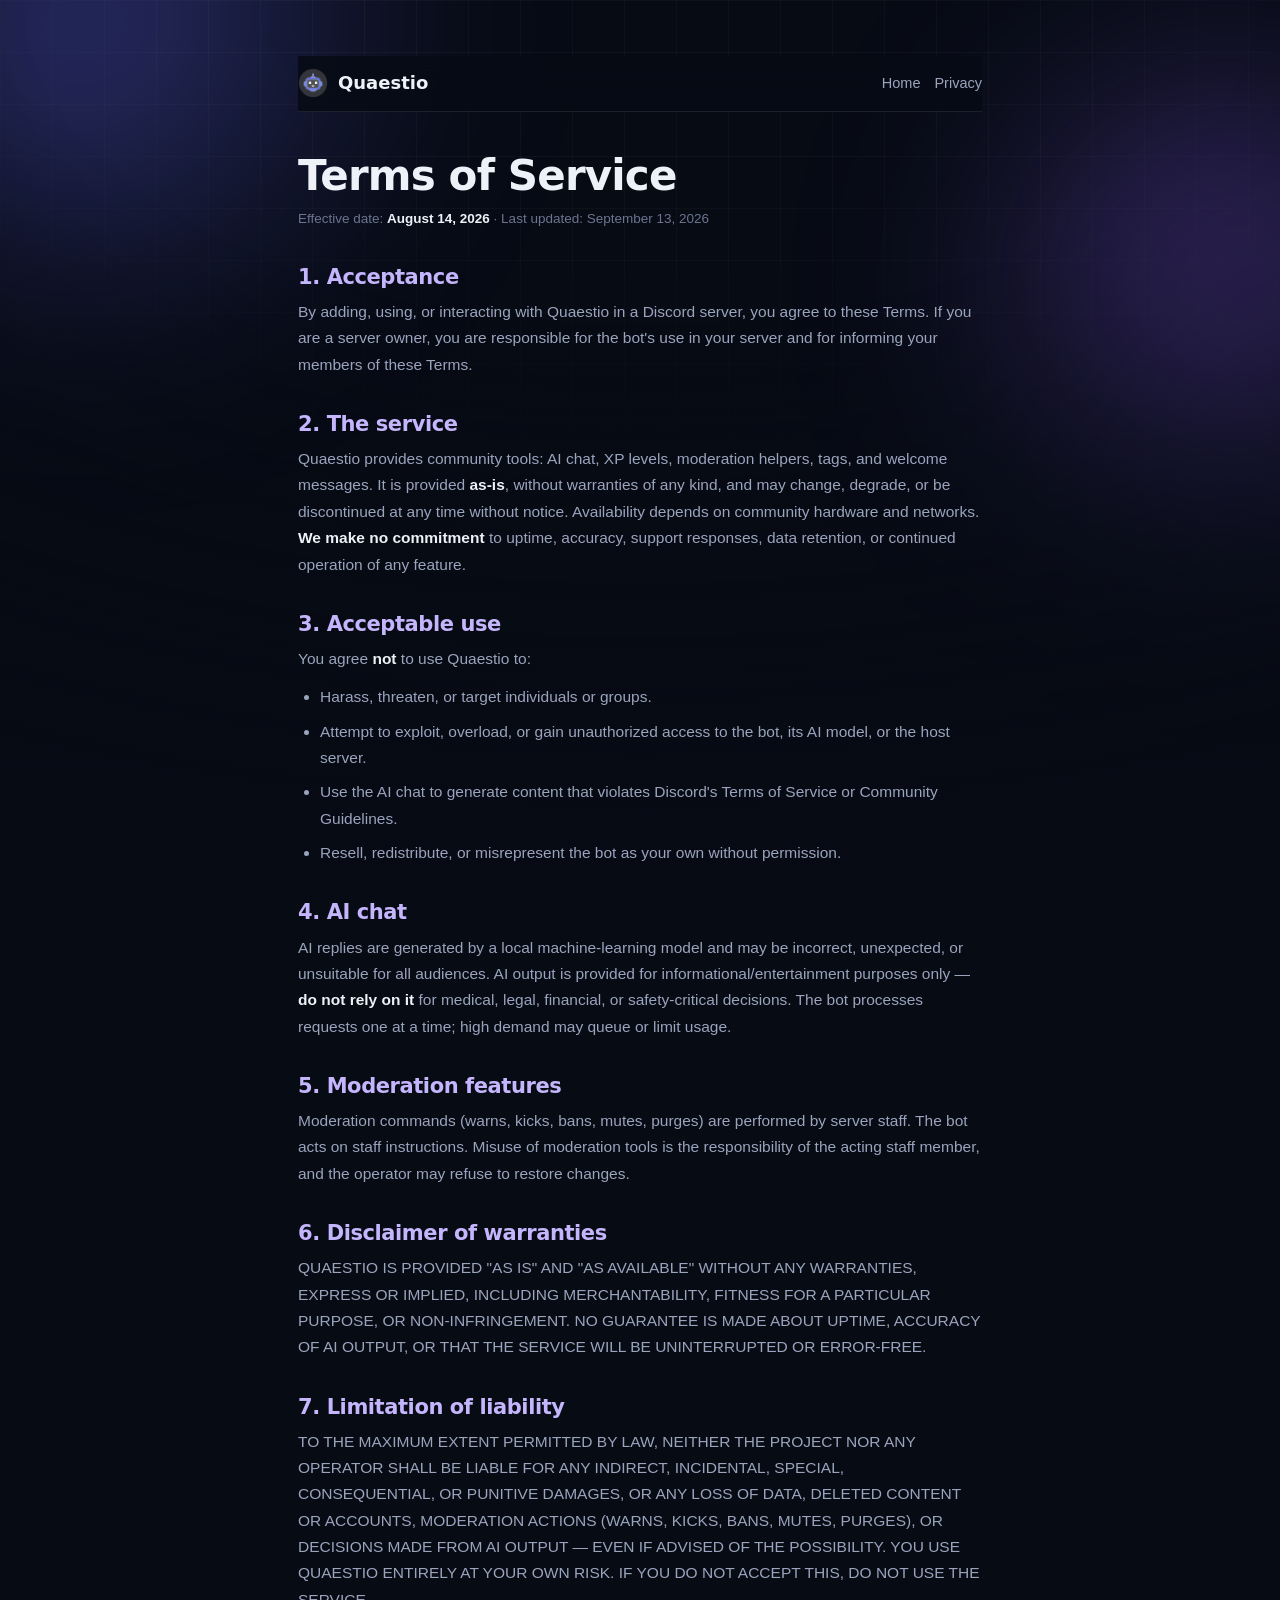
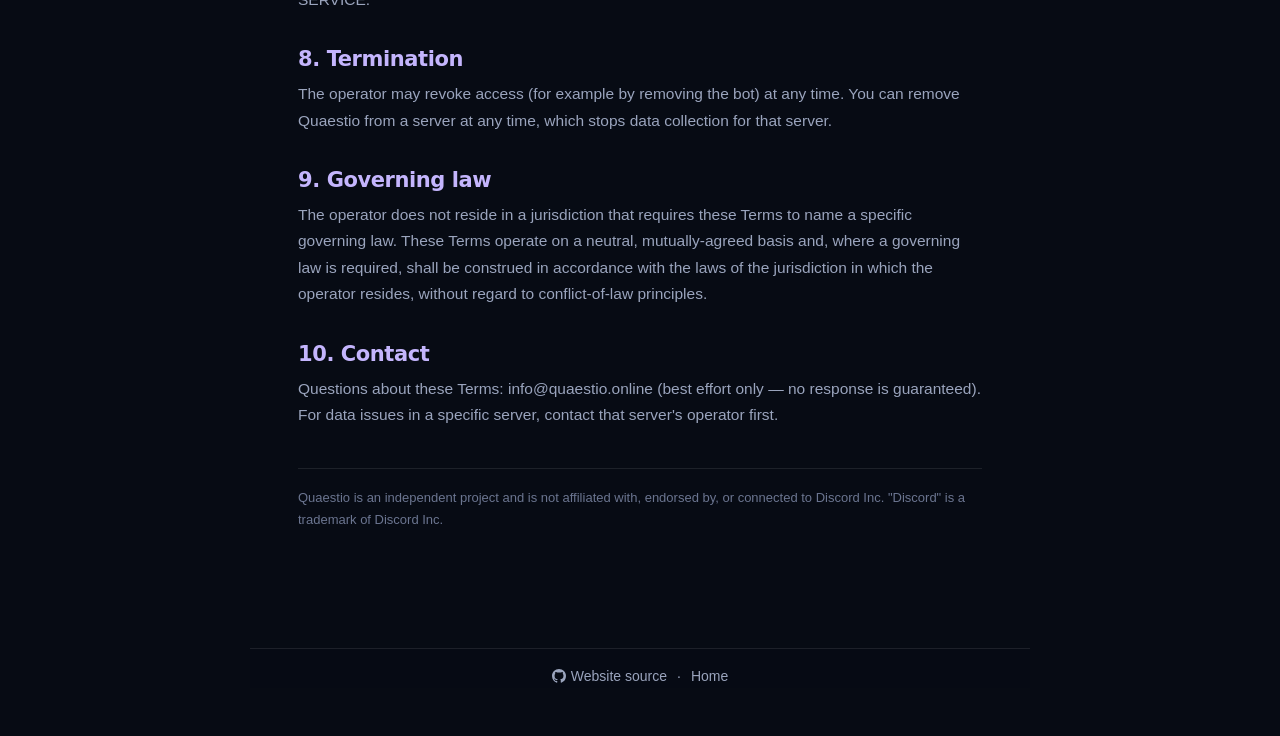
<file: terms.html>
<!DOCTYPE html>
<html lang="en">
<head>
<meta charset="utf-8">
<meta name="viewport" content="width=device-width, initial-scale=1">
<title>Terms of Service — Quaestio</title>
<link rel="stylesheet" href="style.css">
<link rel="canonical" href="https://quaestio.online/terms.html">
<meta property="og:title" content="Quaestio — Terms of Service">
</head>
<body>
<div class="bg" aria-hidden="true">
  <div class="blob blob-a"></div>
  <div class="blob blob-b"></div>
  <div class="grid-overlay"></div>
  <div class="vignette"></div>
</div>
<div class="doc-wrap">

  <div class="doc-nav">
    <a class="brand" href="index.html"><img src="assets/logo-512.png" alt="Quaestio"><span>Quaestio</span></a>
    <div class="links">
      <a href="index.html">Home</a>
      <a href="privacy.html">Privacy</a>
    </div>
  </div>

  <section class="doc">
    <h1>Terms of Service</h1>
    <p class="meta">Effective date: <strong>August 14, 2026</strong> · Last updated: September 13, 2026</p>

    <h2>1. Acceptance</h2>
    <p>By adding, using, or interacting with Quaestio in a Discord server, you agree to these Terms. If you are a server owner, you are responsible for the bot's use in your server and for informing your members of these Terms.</p>

    <h2>2. The service</h2>
    <p>Quaestio provides community tools: AI chat, XP levels, moderation helpers, tags, and welcome messages. It is provided <strong>as-is</strong>, without warranties of any kind, and may change, degrade, or be discontinued at any time without notice. Availability depends on community hardware and networks. <strong>We make no commitment</strong> to uptime, accuracy, support responses, data retention, or continued operation of any feature.</p>

    <h2>3. Acceptable use</h2>
    <p>You agree <strong>not</strong> to use Quaestio to:</p>
    <ul>
      <li>Harass, threaten, or target individuals or groups.</li>
      <li>Attempt to exploit, overload, or gain unauthorized access to the bot, its AI model, or the host server.</li>
      <li>Use the AI chat to generate content that violates Discord's Terms of Service or Community Guidelines.</li>
      <li>Resell, redistribute, or misrepresent the bot as your own without permission.</li>
    </ul>

    <h2>4. AI chat</h2>
    <p>AI replies are generated by a local machine-learning model and may be incorrect, unexpected, or unsuitable for all audiences. AI output is provided for informational/entertainment purposes only — <strong>do not rely on it</strong> for medical, legal, financial, or safety-critical decisions. The bot processes requests one at a time; high demand may queue or limit usage.</p>

    <h2>5. Moderation features</h2>
    <p>Moderation commands (warns, kicks, bans, mutes, purges) are performed by server staff. The bot acts on staff instructions. Misuse of moderation tools is the responsibility of the acting staff member, and the operator may refuse to restore changes.</p>

    <h2>6. Disclaimer of warranties</h2>
    <p>QUAESTIO IS PROVIDED "AS IS" AND "AS AVAILABLE" WITHOUT ANY WARRANTIES, EXPRESS OR IMPLIED, INCLUDING MERCHANTABILITY, FITNESS FOR A PARTICULAR PURPOSE, OR NON-INFRINGEMENT. NO GUARANTEE IS MADE ABOUT UPTIME, ACCURACY OF AI OUTPUT, OR THAT THE SERVICE WILL BE UNINTERRUPTED OR ERROR-FREE.</p>

    <h2>7. Limitation of liability</h2>
    <p>TO THE MAXIMUM EXTENT PERMITTED BY LAW, NEITHER THE PROJECT NOR ANY OPERATOR SHALL BE LIABLE FOR ANY INDIRECT, INCIDENTAL, SPECIAL, CONSEQUENTIAL, OR PUNITIVE DAMAGES, OR ANY LOSS OF DATA, DELETED CONTENT OR ACCOUNTS, MODERATION ACTIONS (WARNS, KICKS, BANS, MUTES, PURGES), OR DECISIONS MADE FROM AI OUTPUT — EVEN IF ADVISED OF THE POSSIBILITY. YOU USE QUAESTIO ENTIRELY AT YOUR OWN RISK. IF YOU DO NOT ACCEPT THIS, DO NOT USE THE SERVICE.</p>

    <h2>8. Termination</h2>
    <p>The operator may revoke access (for example by removing the bot) at any time. You can remove Quaestio from a server at any time, which stops data collection for that server.</p>

    <h2>9. Governing law</h2>
    <p>The operator does not reside in a jurisdiction that requires these Terms to name a specific governing law. These Terms operate on a neutral, mutually-agreed basis and, where a governing law is required, shall be construed in accordance with the laws of the jurisdiction in which the operator resides, without regard to conflict-of-law principles.</p>

    <h2>10. Contact</h2>
    <p>Questions about these Terms: <a href="mailto:info@quaestio.online">info@quaestio.online</a> (best effort only — no response is guaranteed). For data issues in a specific server, contact that server's operator first.</p>

    <p class="updated">Quaestio is an independent project and is not affiliated with, endorsed by, or connected to Discord Inc. "Discord" is a trademark of Discord Inc.</p>
  </section>

</div>

<footer class="doc-footer">
  <a href="https://github.com/fishesarethings/quaestio-website"><svg viewBox="0 0 16 16" width="14" height="14" fill="currentColor" aria-hidden="true" style="vertical-align:-2px;margin-right:5px"><path d="M8 0C3.58 0 0 3.58 0 8c0 3.54 2.29 6.53 5.47 7.59.4.07.55-.17.55-.38 0-.19-.01-.82-.01-1.49-2.01.37-2.53-.49-2.69-.94-.09-.23-.48-.94-.82-1.13-.28-.15-.68-.52-.01-.53.63-.01 1.08.58 1.23.82.72 1.21 1.87.87 2.33.66.07-.52.28-.87.51-1.07-1.78-.2-3.64-.89-3.64-3.95 0-.87.31-1.59.82-2.15-.08-.2-.36-1.02.08-2.12 0 0 .67-.21 2.2.82.64-.18 1.32-.27 2-.27.68 0 1.36.09 2 .27 1.53-1.04 2.2-.82 2.2-.82.44 1.1.16 1.92.08 2.12.51.56.82 1.27.82 2.15 0 3.07-1.87 3.75-3.65 3.95.29.25.54.73.54 1.48 0 1.07-.01 1.93-.01 2.2 0 .21.15.46.55.38A8.013 8.013 0 0 0 16 8c0-4.42-3.58-8-8-8z"/></svg>Website source</a>
  <span>·</span>
  <a href="index.html">Home</a>
</footer>
</body>
</html>
</file>
<file: style.css>
/* ============================= Quaestio design system ============================= */
:root {
  --bg: #070b14;
  --bg-2: #0b1120;
  --panel: rgba(255, 255, 255, 0.04);
  --panel-solid: #0f1626;
  --panel-2: rgba(255, 255, 255, 0.07);
  --border: rgba(255, 255, 255, 0.09);
  --border-strong: rgba(255, 255, 255, 0.16);
  --text: #eef1f8;
  --muted: #9aa4bd;
  --muted-2: #6b7590;
  --indigo: #6366f1;
  --violet: #8b5cf6;
  --fuchsia: #d946ef;
  --cyan: #22d3ee;
  --green: #34d399;
  --grad: linear-gradient(110deg, #a78bfa 0%, #6366f1 45%, #22d3ee 100%);
  --grad-text: linear-gradient(110deg, #c4b5fd 0%, #818cf8 45%, #67e8f9 100%);
  --radius: 18px;
  --radius-sm: 12px;
  --font-display: "Space Grotesk", ui-sans-serif, system-ui, sans-serif;
  --font-body: "Inter", -apple-system, BlinkMacSystemFont, "Segoe UI", Roboto, sans-serif;
  --shadow: 0 24px 60px -20px rgba(0, 0, 0, 0.55);
  --shadow-glow: 0 0 40px -8px rgba(99, 102, 241, 0.45);
}

* { box-sizing: border-box; margin: 0; padding: 0; }

html { scroll-behavior: smooth; scroll-padding-top: 90px; }

body {
  font-family: var(--font-body);
  background: var(--bg);
  color: var(--text);
  line-height: 1.7;
  -webkit-font-smoothing: antialiased;
  overflow-x: hidden;
}

::selection { background: rgba(99, 102, 241, 0.4); }

img { max-width: 100%; display: block; }
a { color: inherit; text-decoration: none; }
code {
  font-family: ui-monospace, SFMono-Regular, Menlo, Consolas, monospace;
  font-size: 0.9em;
  background: rgba(255, 255, 255, 0.08);
  border: 1px solid var(--border);
  border-radius: 6px;
  padding: 2px 7px;
  color: #c7d2fe;
}

h1, h2, h3, h4, h5 { font-family: var(--font-display); line-height: 1.15; letter-spacing: -0.02em; }
.grad {
  background: var(--grad-text);
  -webkit-background-clip: text;
  background-clip: text;
  color: transparent;
}
.ok { color: var(--green); font-weight: 700; }

/* ============================= Animated background ============================= */
.bg { position: fixed; inset: 0; z-index: -1; overflow: hidden; }
.blob {
  position: absolute;
  border-radius: 50%;
  filter: blur(110px);
  opacity: 0.5;
  will-change: transform;
}
.blob-a {
  width: 560px; height: 560px; top: -180px; left: -120px;
  background: radial-gradient(circle at 30% 30%, var(--indigo), transparent 70%);
  animation: drift 22s ease-in-out infinite alternate;
}
.blob-b {
  width: 520px; height: 520px; top: 8%; right: -180px;
  background: radial-gradient(circle at 60% 40%, var(--violet), transparent 70%);
  animation: drift 26s ease-in-out infinite alternate-reverse;
}
.blob-c {
  width: 480px; height: 480px; bottom: -200px; left: 30%;
  background: radial-gradient(circle at 50% 50%, var(--cyan), transparent 70%);
  opacity: 0.35;
  animation: drift 30s ease-in-out infinite alternate;
}
@keyframes drift {
  from { transform: translate3d(0, 0, 0) scale(1); }
  to { transform: translate3d(80px, 60px, 0) scale(1.15); }
}
.grid-overlay {
  position: absolute; inset: 0;
  background-image:
    linear-gradient(rgba(255, 255, 255, 0.03) 1px, transparent 1px),
    linear-gradient(90deg, rgba(255, 255, 255, 0.03) 1px, transparent 1px);
  background-size: 52px 52px;
  mask-image: radial-gradient(ellipse 90% 70% at 50% 0%, black 30%, transparent 75%);
  -webkit-mask-image: radial-gradient(ellipse 90% 70% at 50% 0%, black 30%, transparent 75%);
}
.vignette {
  position: absolute; inset: 0;
  background: radial-gradient(ellipse 120% 90% at 50% 0%, transparent 40%, rgba(7, 11, 20, 0.85) 100%);
}

/* ============================= Nav ============================= */
.nav {
  position: sticky; top: 0; z-index: 50;
  display: flex; align-items: center; gap: 24px;
  padding: 14px clamp(18px, 5vw, 48px);
  background: rgba(7, 11, 20, 0.72);
  backdrop-filter: blur(14px);
  -webkit-backdrop-filter: blur(14px);
  border-bottom: 1px solid var(--border);
}
.brand { display: flex; align-items: center; gap: 10px; font-family: var(--font-display); font-weight: 700; font-size: 18px; }
.brand img { width: 30px; height: 30px; border-radius: 9px; animation: logo-pulse 5s ease-in-out infinite; }
@keyframes logo-pulse { 0%, 100% { box-shadow: 0 0 0 0 rgba(99,102,241,0); } 50% { box-shadow: 0 0 22px 2px rgba(99,102,241,0.55); } }
.nav .links { display: flex; gap: 4px; margin-left: auto; }
.nav .links a { padding: 8px 13px; border-radius: 9px; color: var(--muted); font-size: 14.5px; font-weight: 500; transition: color 0.2s, background 0.2s; }
.nav .links a:hover { color: var(--text); background: rgba(255, 255, 255, 0.06); }
.btn-invite { margin-left: 6px; white-space: nowrap; }

/* ============================= Buttons ============================= */
.btn {
  display: inline-flex; align-items: center; gap: 9px;
  font-family: var(--font-body); font-weight: 600; font-size: 15px;
  border-radius: 12px; padding: 11px 20px;
  border: 1px solid transparent; cursor: pointer;
  transition: transform 0.18s ease, box-shadow 0.25s ease, background 0.2s, border-color 0.2s;
}
.btn svg { width: 18px; height: 18px; }
.btn:active { transform: translateY(1px) scale(0.99); }
.btn-primary {
  background: linear-gradient(110deg, var(--indigo), var(--violet));
  color: #fff;
  box-shadow: 0 8px 28px -10px rgba(99, 102, 241, 0.7);
}
.btn-primary:hover { transform: translateY(-2px); box-shadow: var(--shadow-glow); }
.btn-ghost { border-color: var(--border-strong); color: var(--text); background: rgba(255, 255, 255, 0.03); }
.btn-ghost:hover { border-color: var(--indigo); background: rgba(255, 255, 255, 0.06); transform: translateY(-2px); }
.btn-lg { padding: 15px 26px; font-size: 16px; border-radius: 14px; }

/* ============================= Hero ============================= */
main { max-width: 1180px; margin: 0 auto; padding: 0 clamp(18px, 5vw, 48px); }
.hero {
  display: grid; grid-template-columns: 1.05fr 0.95fr; gap: 56px;
  align-items: center;
  padding: clamp(48px, 9vw, 110px) 0 clamp(40px, 7vw, 80px);
}
.badge {
  display: inline-flex; align-items: center; gap: 9px;
  border: 1px solid var(--border); background: var(--panel);
  padding: 7px 14px; border-radius: 999px;
  font-size: 13px; font-weight: 600; letter-spacing: 0.4px; color: var(--muted);
}
.badge .dot {
  width: 8px; height: 8px; border-radius: 50%;
  background: var(--green);
  box-shadow: 0 0 12px 2px rgba(52, 211, 153, 0.7);
  animation: blink 2.2s ease-in-out infinite;
}
@keyframes blink { 0%, 100% { opacity: 1; } 50% { opacity: 0.35; } }
.hero h1 { font-size: clamp(42px, 6.5vw, 76px); font-weight: 700; margin: 22px 0 18px; }
.lead { color: var(--muted); font-size: 17.5px; max-width: 520px; margin-bottom: 28px; }
.cta { display: flex; gap: 14px; flex-wrap: wrap; margin-bottom: 26px; }
.hero-check { list-style: none; display: flex; flex-direction: column; gap: 9px; }
.hero-check li { color: var(--muted); font-size: 14.5px; }
.hero-check .ok { margin-right: 8px; }

/* ============================= Terminal ============================= */
.terminal {
  border: 1px solid var(--border-strong);
  border-radius: 16px;
  background: rgba(11, 16, 32, 0.85);
  box-shadow: var(--shadow), 0 0 80px -30px rgba(99, 102, 241, 0.5);
  overflow: hidden;
  transform: perspective(1200px) rotateY(-6deg) rotateX(2deg);
  animation: float 7s ease-in-out infinite;
}
@keyframes float {
  0%, 100% { transform: perspective(1200px) rotateY(-6deg) rotateX(2deg) translateY(0); }
  50% { transform: perspective(1200px) rotateY(-6deg) rotateX(2deg) translateY(-12px); }
}
.terminal-bar {
  display: flex; align-items: center; gap: 8px;
  padding: 12px 16px;
  border-bottom: 1px solid var(--border);
  background: rgba(255, 255, 255, 0.03);
}
.tl { width: 12px; height: 12px; border-radius: 50%; }
.tl.red { background: #ff5f57; } .tl.yellow { background: #febc2e; } .tl.green { background: #28c840; }
.terminal-title { margin-left: 8px; color: var(--muted-2); font-size: 12.5px; font-family: ui-monospace, monospace; }
.terminal-body {
  padding: 18px 20px 20px;
  font-family: ui-monospace, SFMono-Regular, Menlo, monospace;
  font-size: 13.5px; line-height: 1.75;
  min-height: 260px;
  display: flex; flex-direction: column; gap: 2px;
}
.t-line { white-space: pre-wrap; word-break: break-word; animation: line-in 0.3s ease both; }
@keyframes line-in { from { opacity: 0; transform: translateY(4px); } to { opacity: 1; transform: none; } }
.t-prompt { color: var(--cyan); }
.t-cmd { color: var(--text); }
.t-out { color: var(--muted); }
.t-out b { color: var(--text); font-weight: 600; }
.t-ok { color: var(--green); }
.t-cursor { display: inline-block; width: 8px; height: 15px; background: var(--indigo); vertical-align: -2px; animation: cursor 1s steps(1) infinite; }
@keyframes cursor { 50% { opacity: 0; } }

/* ============================= Ticker ============================= */
.ticker {
  overflow: hidden; white-space: nowrap;
  border-top: 1px solid var(--border); border-bottom: 1px solid var(--border);
  padding: 15px 0; margin: 8px 0 20px;
  background: rgba(255, 255, 255, 0.015);
}
.ticker-track { display: inline-block; animation: tick 30s linear infinite; }
.ticker span {
  font-family: var(--font-display); font-weight: 600; letter-spacing: 0.28em; font-size: 13px;
  color: var(--muted-2); margin: 0 14px;
}
.ticker i { color: var(--indigo); font-style: normal; }
@keyframes tick { to { transform: translateX(-50%); } }

/* ============================= Stats ============================= */
.stats {
  display: grid; grid-template-columns: repeat(4, 1fr); gap: 14px;
  margin: 46px 0 30px;
}
.stat-link { cursor: pointer; }
.stat-link:hover { border-color: var(--indigo); transform: translateY(-2px); }
.stat {
  background: var(--panel); border: 1px solid var(--border); border-radius: var(--radius-sm);
  padding: 22px 18px; text-align: center;
  transition: transform 0.25s ease, border-color 0.25s ease;
}
.stat:hover { transform: translateY(-4px); border-color: var(--indigo); }
.stat-num {
  display: block;
  font-family: var(--font-display); font-weight: 700;
  font-size: 38px;
  background: var(--grad-text);
  -webkit-background-clip: text; background-clip: text; color: transparent;
}
.stat-label { color: var(--muted-2); font-size: 13.5px; letter-spacing: 0.06em; text-transform: uppercase; }

/* ============================= Sections ============================= */
.section { padding: clamp(48px, 8vw, 96px) 0 0; }
.section-head { max-width: 640px; margin-bottom: 44px; }
.section-head h2 { font-size: clamp(28px, 4vw, 44px); font-weight: 700; margin-bottom: 14px; }
.section-head p { color: var(--muted); font-size: 16.5px; }

/* ============================= Feature cards ============================= */
.card-grid { display: grid; grid-template-columns: repeat(auto-fit, minmax(300px, 1fr)); gap: 18px; }
.card {
  background: var(--panel); border: 1px solid var(--border);
  border-radius: var(--radius); padding: 26px;
  transition: transform 0.28s ease, border-color 0.28s ease, box-shadow 0.28s ease;
}
.card:hover {
  transform: translateY(-6px);
  border-color: var(--border-strong);
  box-shadow: 0 20px 44px -20px rgba(0, 0, 0, 0.6);
}
.card-icon {
  width: 46px; height: 46px; border-radius: 13px;
  display: grid; place-items: center; font-size: 22px;
  margin-bottom: 16px;
  background: color-mix(in srgb, var(--c) 16%, transparent);
  border: 1px solid color-mix(in srgb, var(--c) 35%, transparent);
}
.card h3 { font-size: 19px; margin-bottom: 8px; }
.card p { color: var(--muted); font-size: 15px; }

/* ============================= Commands ============================= */
.cmd-group { margin-bottom: 30px; }
.cmd-group h4 { font-size: 15px; color: var(--muted-2); letter-spacing: 0.08em; text-transform: uppercase; margin-bottom: 12px; }
.cmd-chips { display: flex; flex-wrap: wrap; gap: 10px; }
.cmd {
  font-family: ui-monospace, SFMono-Regular, Menlo, monospace;
  font-size: 14px; color: var(--text);
  background: var(--panel); border: 1px solid var(--border);
  border-radius: 10px; padding: 8px 14px;
  cursor: pointer; transition: all 0.2s ease;
  user-select: none; -webkit-user-select: none; -webkit-touch-callout: none;
}
.cmd:hover { border-color: var(--indigo); color: #c7d2fe; transform: translateY(-2px); }
.cmd.copied { border-color: var(--green); color: var(--green); }
/* Visible copy affordance on the right of every command chip */
.cmd::after { content: "\29C9"; margin-left: 8px; opacity: 0.45; font-size: 0.85em; }
.cmd:hover::after { opacity: 1; }
.cmd.copied::after { content: "\2713"; opacity: 1; }

/* ============================= Install steps ============================= */
.steps { display: grid; grid-template-columns: repeat(3, 1fr); gap: 18px; margin-bottom: 40px; }
.step { background: var(--panel); border: 1px solid var(--border); border-radius: var(--radius); padding: 26px; position: relative; }
.step-num {
  width: 40px; height: 40px; border-radius: 12px;
  display: grid; place-items: center;
  font-family: var(--font-display); font-weight: 700; font-size: 18px;
  background: linear-gradient(110deg, var(--indigo), var(--violet));
  color: #fff; margin-bottom: 16px;
  box-shadow: 0 8px 22px -8px rgba(99, 102, 241, 0.8);
}
.step h3 { font-size: 18px; margin-bottom: 8px; }
.step p { color: var(--muted); font-size: 14.5px; }

/* ============================= Self-host ============================= */
.selfhost {
  display: grid; grid-template-columns: 1fr 1fr; gap: 40px; align-items: center;
  background: var(--panel); border: 1px solid var(--border);
  border-radius: 22px; padding: clamp(24px, 4vw, 44px);
}
.selfhost h3 { font-size: 24px; margin-bottom: 10px; }
.selfhost p { color: var(--muted); font-size: 15px; margin-bottom: 18px; }
.code-block {
  background: #0a0f1f; border: 1px solid var(--border-strong);
  border-radius: 14px; overflow: hidden;
  box-shadow: var(--shadow);
}
.code-block pre { padding: 20px 22px; overflow-x: auto; font-size: 13px; line-height: 1.8; }
.code-block .c { color: #5c6784; }
.code-bar { border-top: 1px solid var(--border); padding: 10px 22px; color: var(--muted-2); font-size: 12.5px; font-family: ui-monospace, monospace; }

/* ============================= FAQ ============================= */
.faq { max-width: 780px; display: flex; flex-direction: column; gap: 12px; }
.faq-item {
  background: var(--panel); border: 1px solid var(--border);
  border-radius: 14px; overflow: hidden;
  transition: border-color 0.25s ease;
}
.faq-item:hover { border-color: var(--border-strong); }
.faq-item summary {
  cursor: pointer; list-style: none;
  display: flex; justify-content: space-between; align-items: center; gap: 16px;
  padding: 19px 22px;
  font-family: var(--font-display); font-weight: 600; font-size: 16.5px;
}
.faq-item summary::-webkit-details-marker { display: none; }
.faq-item summary::after {
  content: "+"; font-size: 22px; font-weight: 400; color: var(--muted);
  transition: transform 0.3s ease; flex-shrink: 0;
}
.faq-item[open] summary::after { transform: rotate(45deg); color: var(--indigo); }
.faq-item p { padding: 0 22px 20px; color: var(--muted); font-size: 15px; }
.faq-item a { color: #a5b4fc; }
.faq-item a:hover { text-decoration: underline; }

/* ============================= CTA banner ============================= */
.cta-banner {
  margin: clamp(56px, 9vw, 100px) 0 clamp(40px, 6vw, 60px);
  padding: clamp(40px, 6vw, 64px) clamp(24px, 4vw, 48px);
  text-align: center;
  background:
    radial-gradient(ellipse 80% 120% at 50% 0%, rgba(99, 102, 241, 0.22), transparent 60%),
    var(--panel);
  border: 1px solid var(--border-strong);
  border-radius: 26px;
  position: relative; overflow: hidden;
}
.cta-banner::before {
  content: ""; position: absolute; inset: -1px;
  background: linear-gradient(120deg, transparent 30%, rgba(255, 255, 255, 0.06) 50%, transparent 70%);
  transform: translateX(-100%);
  animation: shine 5s ease-in-out infinite;
}
@keyframes shine { 0% { transform: translateX(-100%); } 60%, 100% { transform: translateX(100%); } }
.cta-banner h2 { font-size: clamp(28px, 4.5vw, 46px); font-weight: 700; margin-bottom: 10px; }
.cta-banner p { color: var(--muted); margin-bottom: 26px; font-size: 16px; }

/* ============================= Footer ============================= */
footer {
  border-top: 1px solid var(--border);
  background: rgba(7, 11, 20, 0.6);
  padding: clamp(32px, 5vw, 56px) clamp(18px, 5vw, 48px) 28px;
}
.footer-grid {
  max-width: 1180px; margin: 0 auto;
  display: grid; grid-template-columns: 1.6fr 1fr 1fr; gap: 32px;
}
.footer-note { color: var(--muted-2); font-size: 14px; max-width: 340px; margin-top: 14px; }
.footer-col { display: flex; flex-direction: column; gap: 10px; }
.footer-col h5 { font-size: 13px; color: var(--muted-2); text-transform: uppercase; letter-spacing: 0.1em; margin-bottom: 4px; }
.footer-col a { color: var(--muted); font-size: 14.5px; }
.footer-col a:hover { color: var(--text); }
.footer-disclaimer {
  max-width: 1180px; margin: 36px auto 0; padding-top: 22px;
  border-top: 1px solid var(--border);
  color: var(--muted-2); font-size: 12.5px;
}

/* ============================= Toast ============================= */
.toast {
  position: fixed; bottom: 26px; left: 50%; transform: translate(-50%, 24px);
  background: #0f1626; border: 1px solid var(--border-strong);
  color: var(--text); padding: 12px 20px; border-radius: 12px;
  font-size: 14px; font-weight: 500;
  box-shadow: var(--shadow);
  opacity: 0; pointer-events: none;
  transition: opacity 0.3s ease, transform 0.3s ease;
  z-index: 100;
}
.toast.show { opacity: 1; transform: translate(-50%, 0); }

/* ============================= Scroll reveal ============================= */
.reveal { opacity: 0; transform: translateY(26px); transition: opacity 0.7s cubic-bezier(0.22, 1, 0.36, 1), transform 0.7s cubic-bezier(0.22, 1, 0.36, 1); }
.reveal.in { opacity: 1; transform: none; }
.reveal.d1 { transition-delay: 0.06s; } .reveal.d2 { transition-delay: 0.12s; }
.reveal.d3 { transition-delay: 0.18s; } .reveal.d4 { transition-delay: 0.24s; }

@media (prefers-reduced-motion: reduce) {
  *, *::before, *::after { animation-duration: 0.001s !important; transition-duration: 0.001s !important; }
  .reveal { opacity: 1; transform: none; }
  .blob, .terminal, .brand img { animation: none; }
}

/* ============================= Responsive ============================= */
@media (max-width: 900px) {
  .hero { grid-template-columns: 1fr; gap: 44px; }
  .terminal { transform: none; animation: none; }
  .steps { grid-template-columns: 1fr; }
  .selfhost { grid-template-columns: 1fr; }
  .stats { grid-template-columns: repeat(2, 1fr); }
}
@media (max-width: 640px) {
  .nav .links { display: none; }
  .stats { grid-template-columns: repeat(2, 1fr); }
  .card-grid { grid-template-columns: 1fr; }
  .footer-grid { grid-template-columns: 1fr; }
}

/* ============================= Doc pages (privacy / terms) ============================= */
.doc-wrap { max-width: 780px; margin: 0 auto; padding: clamp(28px, 5vw, 56px) clamp(18px, 5vw, 48px) 80px; }
.doc-nav {
  position: sticky; top: 0; z-index: 50;
  display: flex; align-items: center; gap: 20px;
  padding: 12px 0;
  background: rgba(7, 11, 20, 0.85);
  backdrop-filter: blur(14px);
  -webkit-backdrop-filter: blur(14px);
  border-bottom: 1px solid var(--border);
  margin-bottom: 40px;
}
.doc-nav .links { margin-left: auto; display: flex; gap: 14px; }
.doc-nav .links a { color: var(--muted); font-size: 14.5px; font-weight: 500; }
.doc-nav .links a:hover { color: var(--text); }
.doc h1 { font-size: clamp(30px, 5vw, 42px); font-weight: 700; margin-bottom: 8px; }
.doc .meta { color: var(--muted-2); font-size: 13.5px; margin-bottom: 30px; }
.doc h2 { font-size: 21px; margin: 34px 0 10px; color: #c4b5fd; }
.doc p { color: var(--muted); margin-bottom: 12px; font-size: 15.5px; }
.doc ul, .doc ol { padding-left: 22px; margin-bottom: 16px; color: var(--muted); font-size: 15.5px; }
.doc li { margin-bottom: 8px; }
.doc .updated {
  color: var(--muted-2); font-size: 13px;
  border-top: 1px solid var(--border); padding-top: 18px; margin-top: 40px;
}
.doc strong { color: var(--text); }

/* Consent banner + repo corner icons */
.consent { position: fixed; left: 12px; right: 12px; bottom: 12px; z-index: 200; display: flex; gap: 12px; align-items: center; justify-content: space-between; background: rgba(11,17,32,.96); border: 1px solid var(--border-strong, rgba(255,255,255,.16)); border-radius: 12px; padding: 10px 14px; font-size: .85rem; color: var(--muted, #9aa4bd); }
.consent a { color: #c7d2fe; }
.consent button { background: var(--indigo, #6366f1); color: #fff; border: none; border-radius: 8px; padding: 6px 14px; cursor: pointer; font-size: .85rem; white-space: nowrap; }
.consent.hidden { display: none; }
.consent-inner { display: flex; flex-direction: column; gap: 8px; width: 100%; }
.consent-row { display: flex; gap: 14px; align-items: center; justify-content: space-between; flex-wrap: wrap; }
.consent-row label { display: flex; gap: 6px; align-items: center; font-size: .85rem; }
.consent-btns { display: flex; gap: 8px; }

/* Doc-page footer with source link */
.doc-footer { max-width: 780px; margin: 24px auto 48px; padding: 16px clamp(18px, 5vw, 48px) 0; border-top: 1px solid var(--border); color: var(--muted); font-size: 14px; display: flex; gap: 10px; align-items: center; justify-content: center; }
.doc-footer a { color: var(--muted); }
.doc-footer a:hover { color: var(--text); }
</file>
